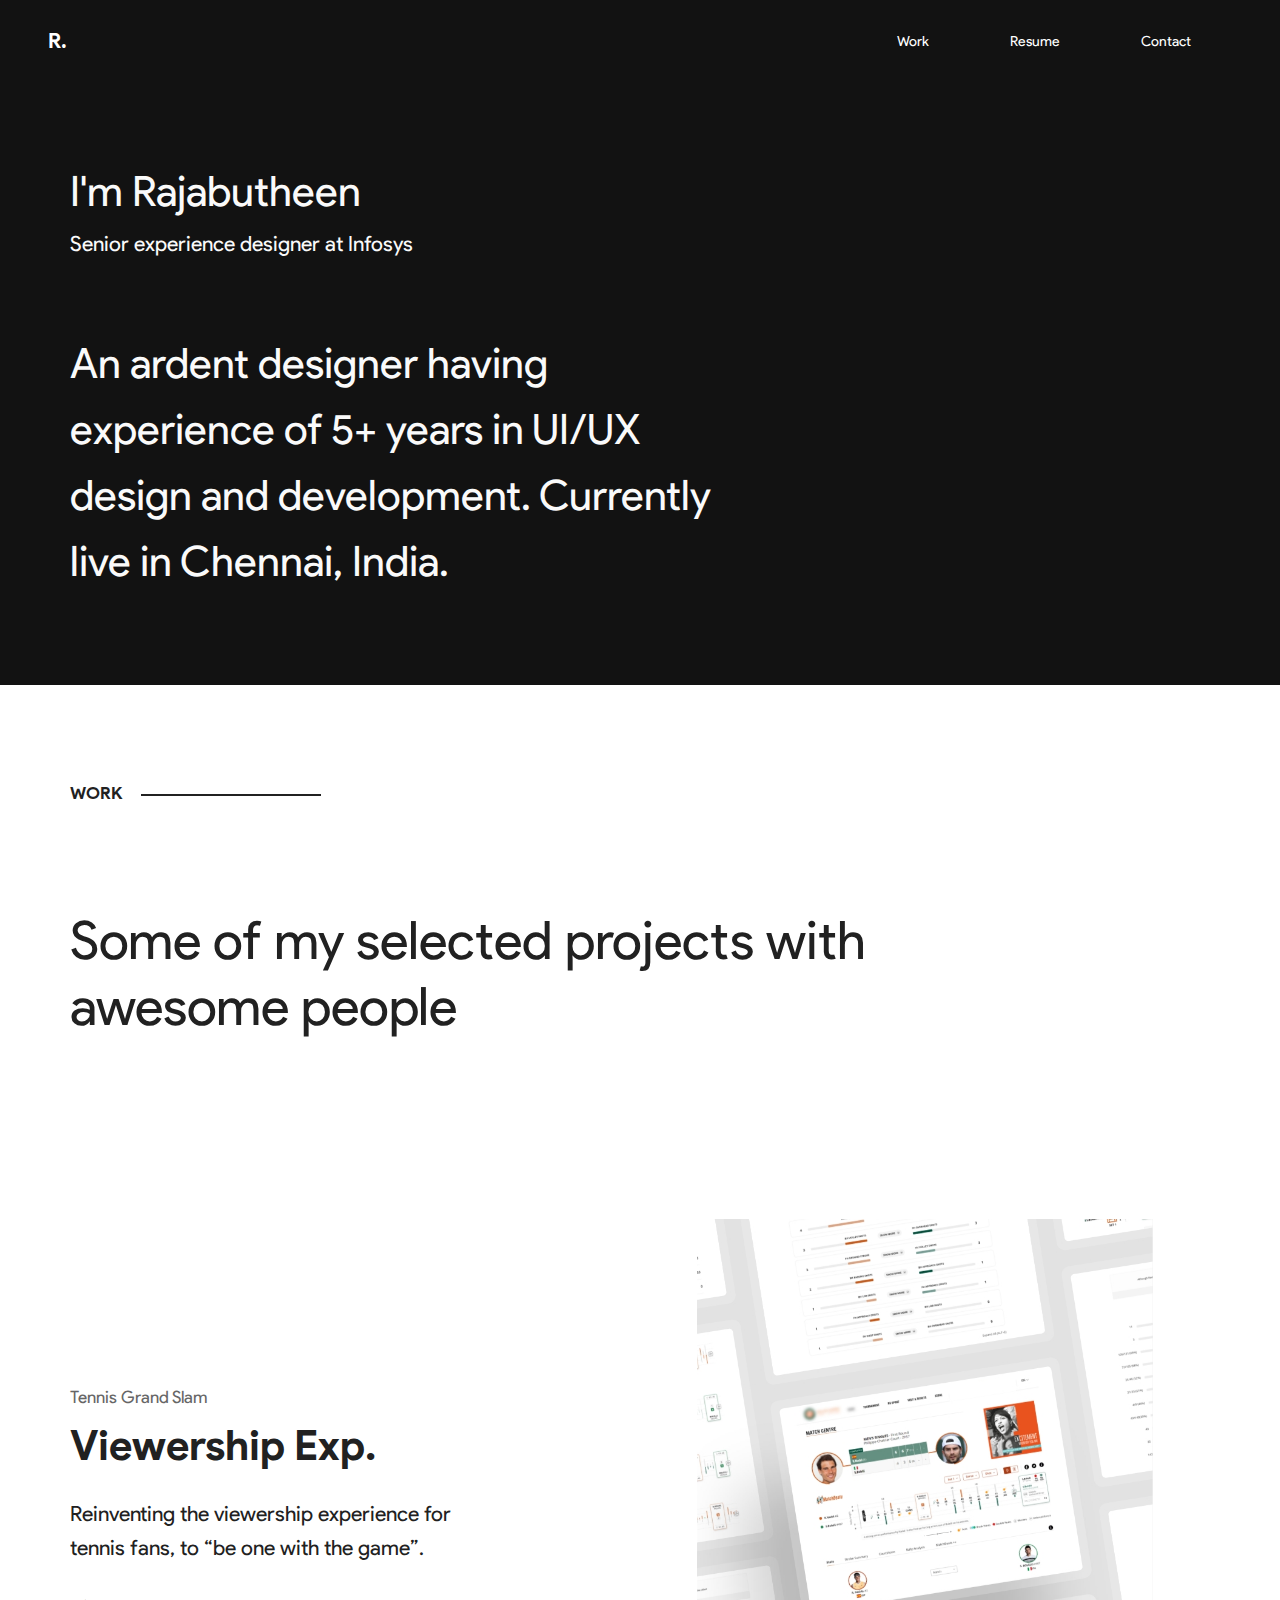
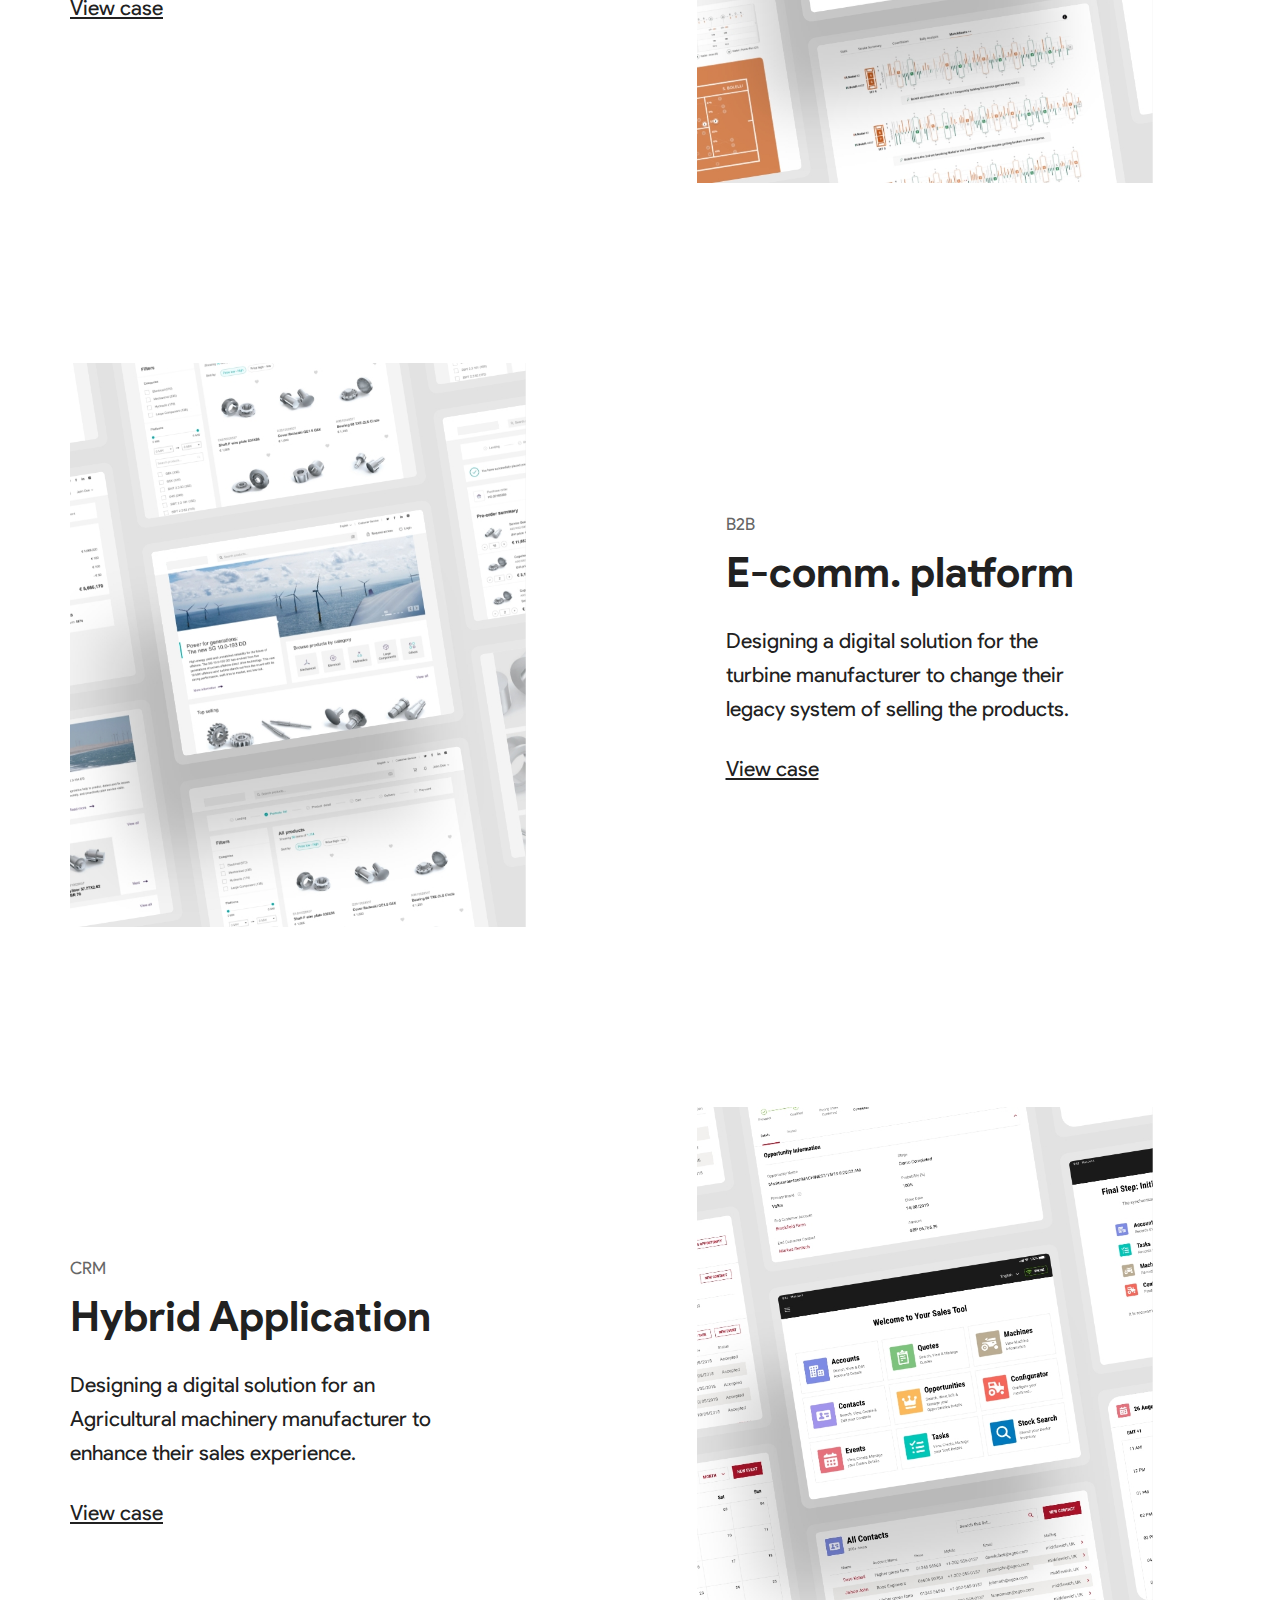
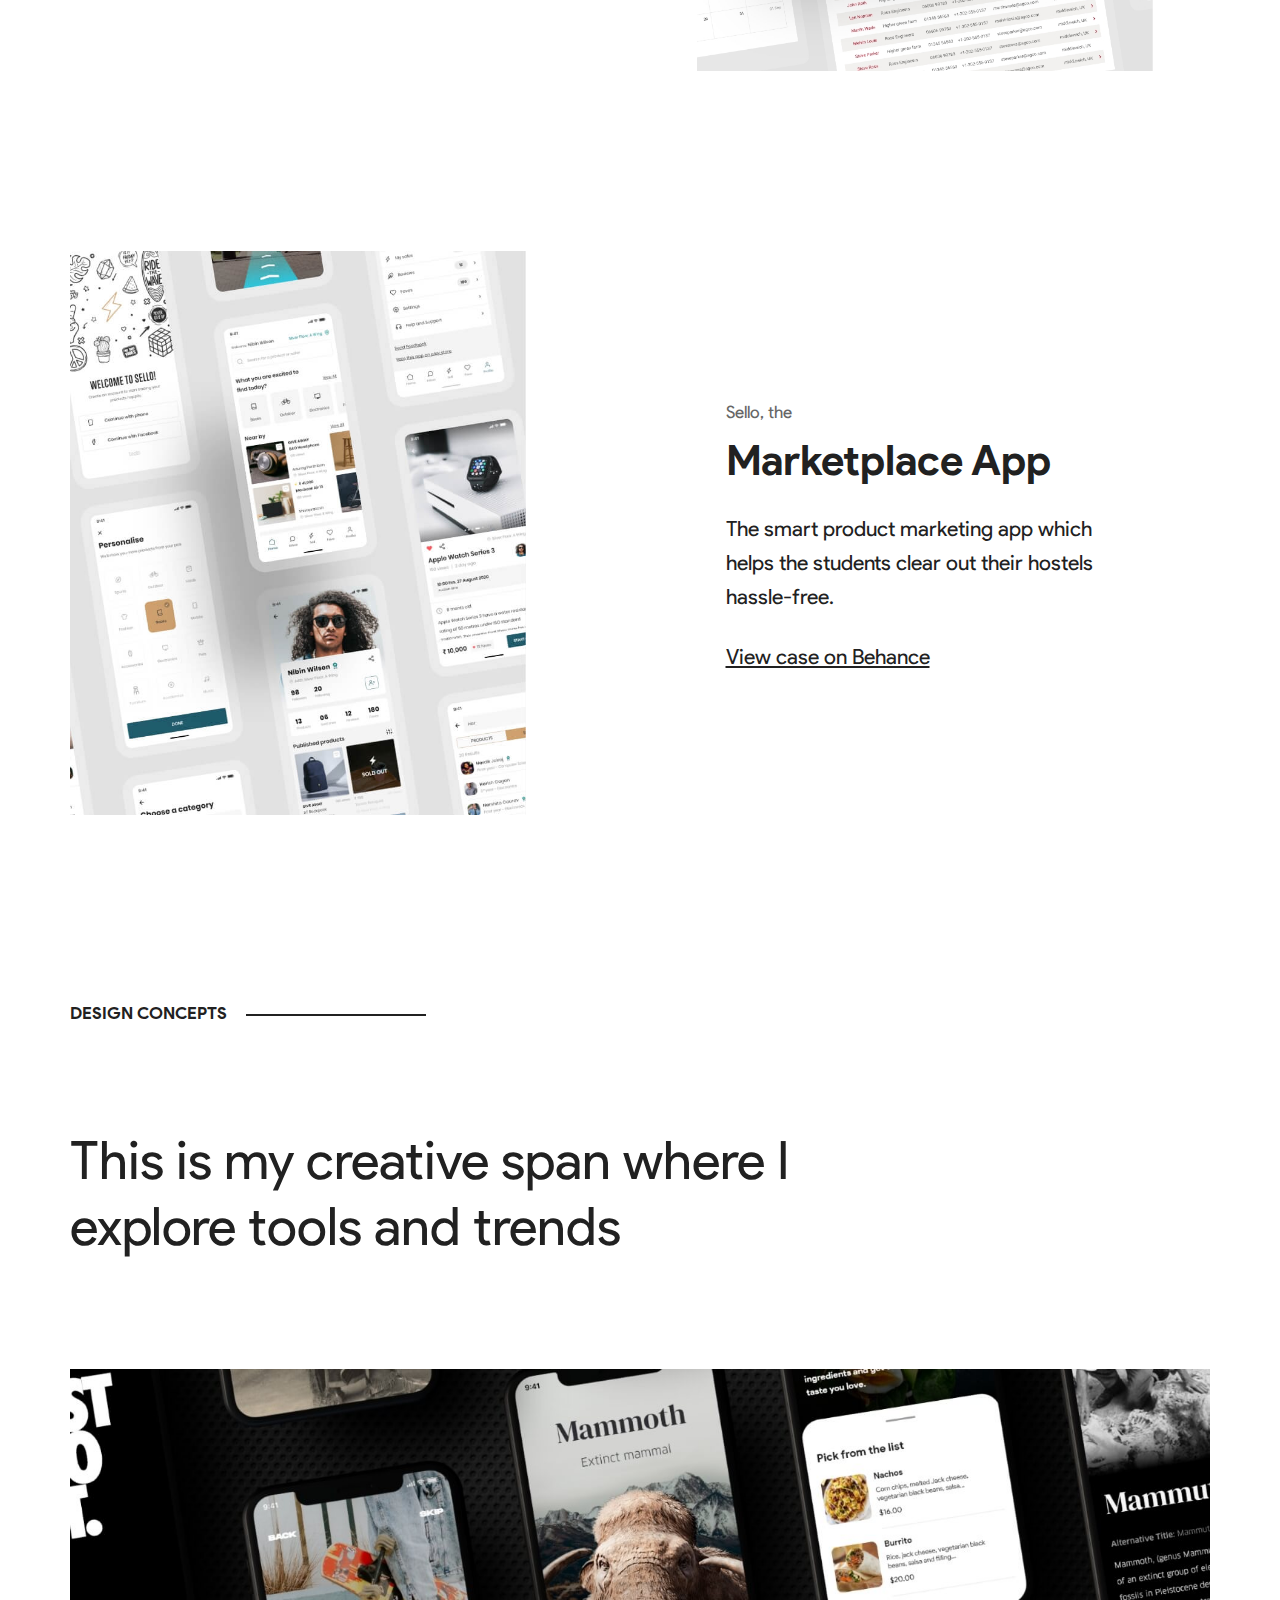
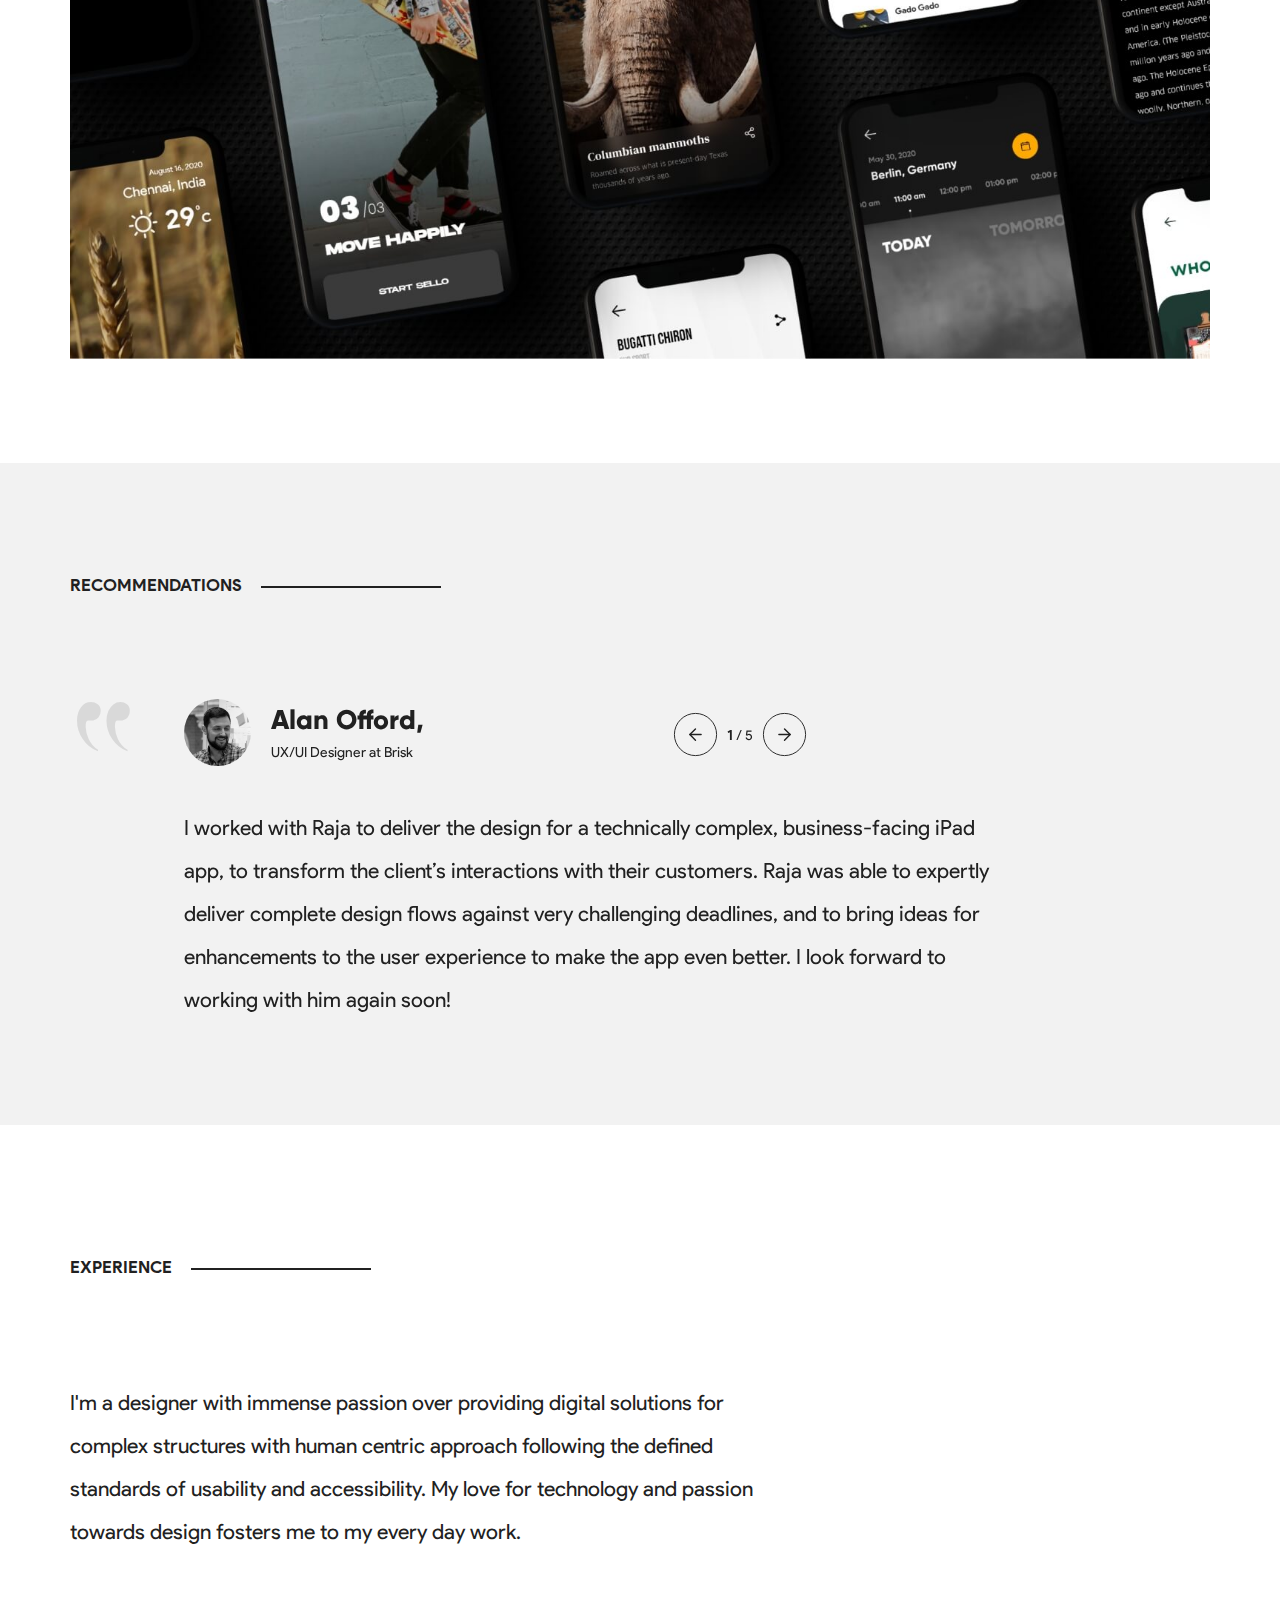
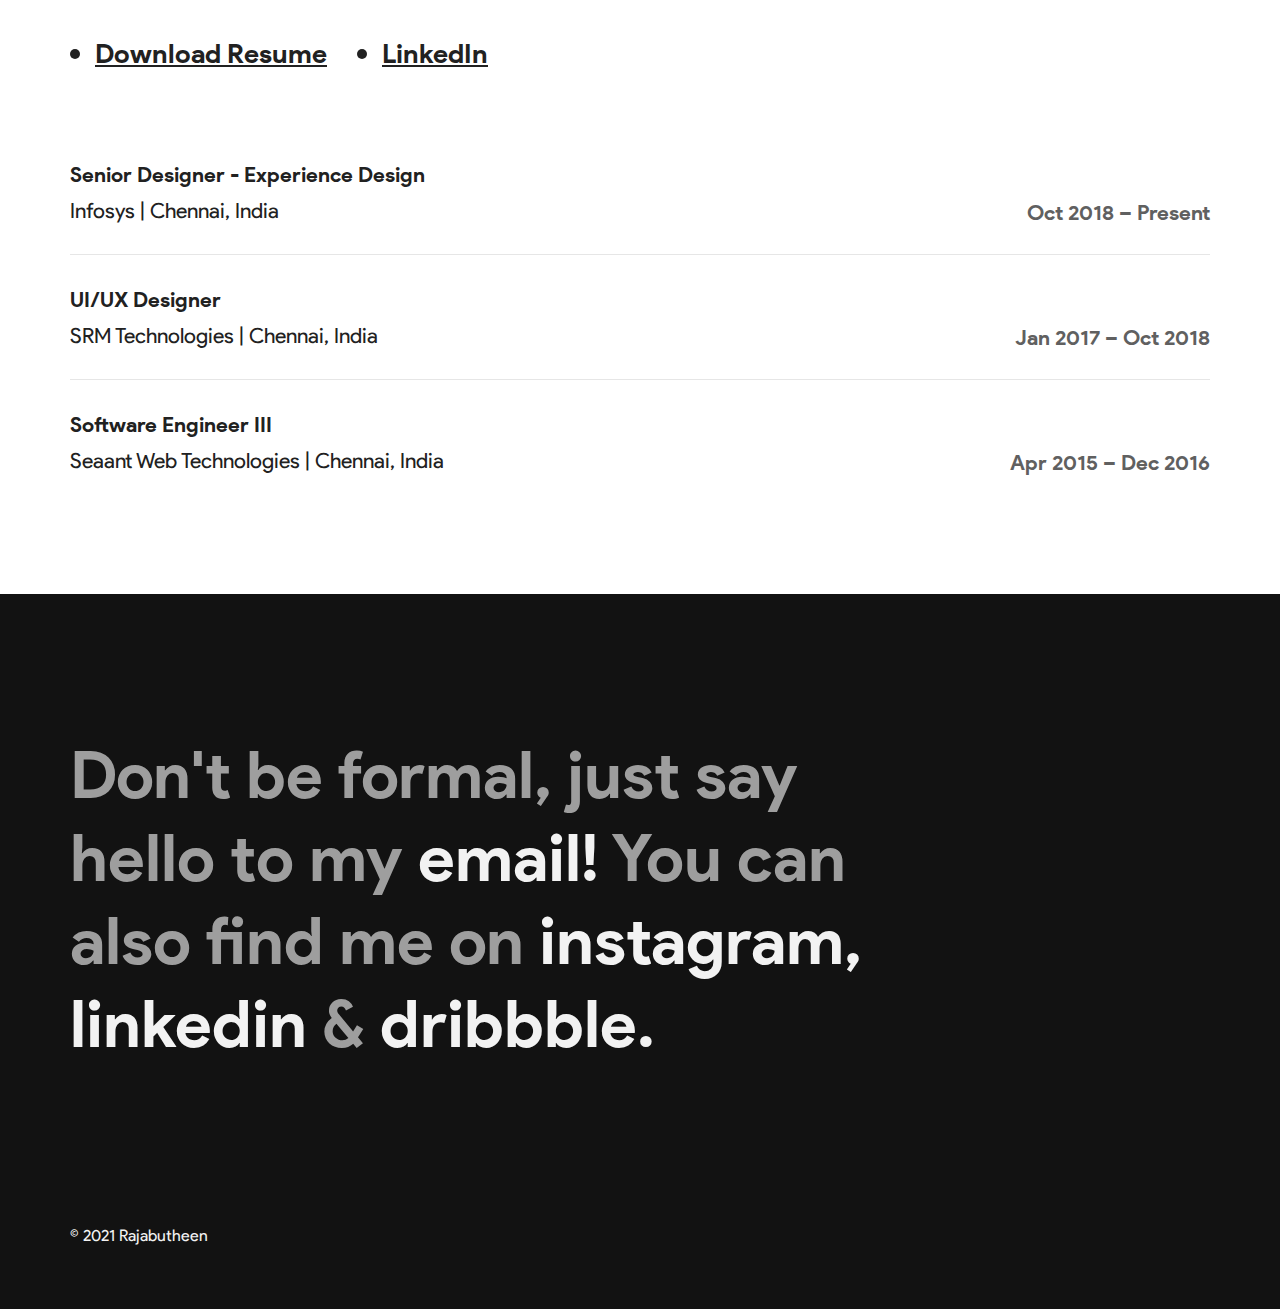
<file: index.html>
<!DOCTYPE html> 
<html lang="en">
    <head>
        <meta charset="utf-8">
        <meta http-equiv="X-UA-Compatible" content="IE=edge">
        <meta name="viewport" content="width=device-width, initial-scale=1">
        <title>Rajabutheen - Portfolio</title>
        <link rel="icon" href="images/favicon.ico" type="image/ico" sizes="16x16">
        <link href="css/bootstrap.css" rel="stylesheet">
        <link rel="stylesheet" href="css/swiper-bundle.min.css">
        <link rel="stylesheet" href="css/aos.css" />
        <link href="css/style.css" rel="stylesheet">
        <!-- <link rel="stylesheet" href="font-awesome-4.5.0/css/font-awesome.min.css"> -->
        <!--[if lt IE 9]>
        <script src="https://oss.maxcdn.com/html5shiv/3.7.2/html5shiv.min.js"></script>
        <script src="https://oss.maxcdn.com/respond/1.4.2/respond.min.js"></script>
        <![endif]-->
    </head>
    <body>
        <article>
			<div class="overlay"></div>
            <header class="menu_section menu_dark padd_lft_rgt">
                <div class="container-fluid">
                    <div class="row">
                        <div class="col-md-6 col-sm-6 col-xs-6">
                            <div class="logo_sec">
                                <h1><a href="#" alt="">R.</a></h1>
                            </div>
                        </div>
                        <div class="col-md-6 col-sm-6 col-xs-6">
                            <div class="menu_wrap">
                                <ul>
                                    <li>
                                        <a href="#worksection" alt="">Work</a>
                                    </li>
                                    <li>
                                        <!-- <a href="" alt="">Playground</a>  -->
										<a href="asset/Rajab_Resume.pdf" target="_blank">Resume</a>
                                    </li>
                                    <li>
                                        <a href="#footer" alt="">Contact</a>
                                    </li>
									
                                </ul>
                            </div>
                            <div class="resp_menu">
								<div class="menu_open_img">
									<a href="javascript:;" title="">
										<img src="images/hamburger.svg" alt="" title="">
									</a>	
								</div>
                            </div>
                        </div>
                    </div>
                </div>
            </header>
            <section class="into_section padd_lft_rgt">
                <div class="container">
                    <div class="row">
                        <div class="col-md-12">
                            <div class="intro_innerwrap">
                                <div class="name_wrap" >
                                    <h1>I'm Rajabutheen</h1>
                                    <h3>Senior experience designer at Infosys</h3>
                                </div>
                                <div class="desc_wrap">
                                    <h2>An ardent designer having<br class="nonecls"/> experience of 5+ years in UI/UX<br class="nonecls"/> design and development. Currently<br class="nonecls"/> live in Chennai, India.</h2>
                                </div>
                            </div>
                        </div>
                    </div>
                </div>
            </section>
            <section class="projects_section padd_lft_rgt" id="worksection">
                <div class="container">
                    <div class="row">
                        <div class="col-md-12">
                            <div class="projects_wrap">
                                <div class="head_wrap">
                                    <p>WORK <span class="head_wrap_line"></span></p>
                                </div>
                                <div class="projects_sampline">
                                    <h1>Some of my selected projects with<br class="nonecls"/> awesome people</h1>
                                </div>
                                <div class="project_list">
                                    <div class="project_item odd_proj_item">
                                        <div class="project_item_desc">
                                            <div class="project_item_desc_odd">
                                                <!-- <p class="project_number">01</p> -->
                                                <h1 class="project_type">
                                                    <a href="tennis_viewership_experience.html" class="" >Tennis Grand Slam </a>
                                                </h1>
                                                <h2 class="project_platform">Viewership Exp.</h2>
                                                <p class="project_about">Reinventing the viewership experience for<br class="nonecls"/> tennis fans, to “be one with the game”.</p>
                                                <div class="read_cta_sec">
                                                    <a href="tennis_viewership_experience.html" class="readmore_cta" >View case<!--img src="images/right-arrow.svg" alt=""/--></a> 
                                                </div>
                                            </div>
                                        </div>
                                        <div class="project_img_sec">
                                            <a href="tennis_viewership_experience.html" class="" >
                                            <img src="images/tennis_grand.jpg" alt=""/>
                                            </a>
                                        </div>
                                    </div>
                                    <div class="project_item even_proj_item">
                                        <div class="project_img_sec project_even">
                                            <a href="b2b_ecommerce.html" class="" >
                                            <img src="images/ecomm_platform.jpg" alt=""/>
                                            </a>
                                        </div>
                                        <div class="project_item_desc">
                                            <div class="project_item_desc_even">
                                                <!-- <p class="project_number">01</p> -->
                                                <h1 class="project_type">
                                                    <a href="b2b_ecommerce.html" class="" >B2B</a>
                                                </h1>
                                                <h2 class="project_platform">E-comm. platform</h2>
                                                <p class="project_about">Designing a digital solution for the<br class="nonecls"/> turbine manufacturer to change their<br class="nonecls"/> legacy system of selling the products.</p>
                                                <div class="read_cta_sec">
                                                    <a href="b2b_ecommerce.html" class="readmore_cta" >View case<!--img src="images/right-arrow.svg" alt=""/--></a> 
                                                </div>
                                            </div>
                                        </div>
                                    </div>
                                    <div class="project_item odd_proj_item" >
                                        <div class="project_item_desc">
                                            <div class="project_item_desc_odd">
                                                <!-- <p class="project_number">01</p> -->
                                                <h1 class="project_type">
                                                    <a href="crm_application.html" class="" >CRM</a>
                                                </h1>
                                                <h2 class="project_platform">Hybrid Application</h2>
                                                <p class="project_about">Designing a digital solution for an<br class="nonecls"/> Agricultural machinery manufacturer to<br class="nonecls"/> enhance their sales experience.</p>
                                                <div class="read_cta_sec">
                                                    <a href="crm_application.html" class="readmore_cta" >View case<!--img src="images/right-arrow.svg" alt=""/--></a> 
                                                </div>
                                            </div>
                                        </div>
                                        <div class="project_img_sec">
                                            <a href="crm_application.html" class="" >
                                                 <img src="images/crm_app.jpg" alt=""/>
                                            </a>	
                                        </div>
                                    </div>
                                    <div class="project_item even_proj_item" >
                                        <div class="project_img_sec project_even">
                                            <img src="images/sello_behance.jpg" alt=""/>
                                        </div>
                                        <div class="project_item_desc">
                                            <div class="project_item_desc_even">
                                                <!-- <p class="project_number">01</p> -->
                                                <h1 class="project_type">Sello, the</h1>
                                                <h2 class="project_platform">Marketplace App</h2>
                                                <p class="project_about">The smart product marketing app which<br class="nonecls"/> helps the students clear out their hostels<br class="nonecls"/> hassle-free.</p>
                                                <div class="read_cta_sec">
                                                    <a href="https://www.behance.net/gallery/107825809/Sello-UX-Case-study" class="readmore_cta" target="_blank">View case on Behance<!--img src="images/right-arrow.svg" alt=""/--></a> 
                                                </div>
                                            </div>
                                        </div>
                                    </div>
                                </div>
                            </div>
                        </div>
                    </div>
                </div>
            </section>
            <section class="design_concept padd_lft_rgt">
                <div class="container">
                    <div class="row">
                        <div class="col-md-12">
                            <div class="head_wrap" >
                                <p>DESIGN CONCEPTS <span class="head_wrap_line"></span></p>
                            </div>
                            <div class="projects_sampline">
                                <h1>This is my creative span where I<br class="nonecls"/> explore tools and trends</h1>
                            </div>
                            <div class="design_wrkarea">
                                <div class="row">
                                    <div class="col-md-12 col-sm-12 col-xs-12">
                                        <div class="design_work_left" >
                                            <a href="https://www.instagram.com/ui_garage/" target="_blank">
												<img src="images/experiment.jpg" alt="" />
                                            </a>
                                        </div>
                                    </div>
                                </div>
                            </div>
                        </div>
                    </div>
                </div>
            </section>
            <section class="recomments_section padd_lft_rgt">
                <div class="container">
                    <div class="row">
                        <div class="col-md-12">
                            <div class="head_wrap" >
                                <p>RECOMMENDATIONS <span class="head_wrap_line"></span></p>
                            </div>
                            <div class="swipe_wrap_sec">
								
                                <!-- Swiper -->
                                <div class="swiper-container">
									<div class="recom_top_navs">
										<!-- Add Pagination -->
										<div class="swiper-pagination"></div>
										<!-- Add Arrows -->
										<div class="swiper-button-next"></div>
										<div class="swiper-button-prev"></div>
									</div>
                                    <div class="swiper-wrapper">
                                        <div class="swiper-slide" >
                                            <div class="recom_name_wrap">
                                                <div class="recom_top_sec">
                                                    <div class="recom_name_img">	
                                                        <img src="images/alan.png" alt=""/>
                                                    </div>
                                                    <div class="recom_name_detail">
                                                        <h1>Alan Offord,</h1>
                                                        <p>UX/UI Designer at Brisk</p>
                                                    </div>
                                                </div>
                                                
                                            </div>
                                            <div class="recom_wrk_desc">
                                                <p>I worked with Raja to deliver the design for a technically complex, business-facing iPad app, to transform the client’s interactions with their customers. Raja was able to expertly deliver complete design flows against very challenging deadlines, and to bring ideas for enhancements to the user experience to make the app even better. I look forward to working with him again soon!</p>
                                            </div> 
                                        </div>
                                        <div class="swiper-slide" >
                                            <div class="recom_name_wrap">
                                                <div class="recom_top_sec">
                                                    <div class="recom_name_img">	
                                                        <img src="images/sebastion.png" alt=""/>
                                                    </div>
                                                    <div class="recom_name_detail">
                                                        <h1>Sebastiaan Peters,</h1>
                                                        <p>Programme Director at AnalogFolk</p>
                                                    </div>
                                                </div>
                                                
                                            </div>
                                            <div class="recom_wrk_desc">
                                                <p>I really enjoyed working with Raja. His design skills and ability to take on tasks even when working with a remote team was a joy and made my life so much easier! Would love to work together again in the future.</p>
                                            </div>
                                        </div>
                                        <div class="swiper-slide">
                                            <div class="recom_name_wrap">
                                                <div class="recom_top_sec">
                                                    <div class="recom_name_img">	
                                                        <img src="images/aravind.png" alt=""/>
                                                    </div>
                                                    <div class="recom_name_detail">
                                                        <h1>Aravind Mohan,</h1>
                                                        <p>Senior User Experience Architect at Infosys</p>
                                                    </div>
                                                </div>
                                                
                                            </div>
                                            <div class="recom_wrk_desc">
                                                <p>It’s wonderful working with Raja, he is an awesome designer who is very enthusiastic at work and has always been very keen to learn new things. His logical thinking process and the level of detail in his design are simply one of a kind. He leaves no stones unturned in understanding the requirements and creating just the right experience. I would recommend this energetic designer to any company looking for the best talent.</p>
                                            </div>
                                        </div>
                                        <div class="swiper-slide" >
                                            <div class="recom_name_wrap">
                                                <div class="recom_top_sec">
                                                    <div class="recom_name_img">	
                                                        <img src="images/siva.png" alt=""/>
                                                    </div>
                                                    <div class="recom_name_detail">
                                                        <h1>Siva GK,</h1>
                                                        <p>UX Architect at Infosys</p>
                                                    </div>
                                                </div>
                                                
                                            </div>
                                            <div class="recom_wrk_desc">
                                                <p>Raja is one of the best among all the people I have ever worked with. As I remember, Raja was a very productive person, is a hard working, broad-minded and forward-thinking individual. Intelligent, ambitious, energetic and proactive perfectionist. The desire for proficiency and education makes Raja a valuable asset to the team. Working with Raja is a signature of success.</p>
                                            </div>
                                        </div>
                                        <div class="swiper-slide">
                                            <div class="recom_name_wrap">
                                                <div class="recom_top_sec">
                                                    <div class="recom_name_img">    
                                                        <img src="images/danesh.png" alt=""/>
                                                    </div>
                                                    <div class="recom_name_detail">
                                                        <h1>Danesh K V,</h1>
                                                        <p>Experience Manager at verizon</p>
                                                    </div>
                                                </div>
                                                
                                            </div>
                                            <div class="recom_wrk_desc">
                                                <p>It's very tough to get a designer like Raja, having a deep understanding about design and technical stack. Raja is a very cool person, with the right attitude in taking up challenging work and very collaborative with a cross functional team. Good in understanding the business goal and design solutions. All the best Raja.</p>
                                            </div>
                                        </div>
                                    </div>
									
                                </div>
                            </div>
                        </div>
                    </div>
                </div>
            </section>
            <section class="experience_sec padd_lft_rgt">
                <div class="container">
                    <div class="row">
                        <div class="col-md-12">
                            <div class="head_wrap" >
                                <p>EXPERIENCE <span class="head_wrap_line"></span></p>
                            </div>
                            <div class="exp_desc">
                                <p>I'm a designer with immense passion over providing digital solutions for complex structures with human centric approach following the defined standards of usability and accessibility. My love for technology and passion towards design fosters me to my every day work.</p>
                            </div>
                            <div class="exp_resume" >
                                <ul class="resume_lkndin" >
                                    <li>
                                        <a href="asset/Rajab_Resume.pdf" target="_blank">Download Resume</a>
                                    </li>
                                    <li>
                                        <a href="https://www.linkedin.com/in/rajabutheen/" target="_blank">LinkedIn</a>
                                    </li>
                                </ul>
                            </div>
                            <div class="expcomp_profile">
                                <div class="design_name" >
                                    <h1>Senior Designer - Experience Design</h1>
                                </div>
                                <div class="comp_loc_exp" >
                                    <ul>
                                        <li>Infosys <span class="sepline">|</span> Chennai, India</li>
                                        <li class="dateofexp">Oct 2018 – Present</li>
                                    </ul>
                                </div>
                            </div>
                            <div class="expcomp_profile" >
                                <div class="design_name" >
                                    <h1>UI/UX Designer</h1>
                                </div>
                                <div class="comp_loc_exp" >
                                    <ul>
                                        <li>SRM Technologies <span class="sepline">|</span> Chennai, India</li>
                                        <li class="dateofexp">Jan 2017 – Oct 2018</li>
                                    </ul>
                                </div>
                            </div>
                            <div class="expcomp_profile last_line" >
                                <div class="design_name" >
                                    <h1>Software Engineer III</h1>
                                </div>
                                <div class="comp_loc_exp" >
                                    <ul>
                                        <li>Seaant Web Technologies <span class="sepline">|</span> Chennai, India</li>
                                        <li class="dateofexp">Apr 2015 – Dec 2016</li>
                                    </ul>
                                </div>
                            </div>
                        </div>
                    </div>
                </div>
            </section>
            <footer class="spacincls padd_lft_rgt" id="footer">
                <div class="container">
                    <div class="row">
                        <div class="col-md-12">
                            <div class="foot_innerwrap">
                                <h1>Don't be formal, just say<br class="nonecls"/> 
                                    hello to my <a href="mailto:rajabutheen.hs@gmail.com" target="_blank" class="socl_link">email!</a> You can<br class="nonecls"/>
                                    also find me on <a href="https://www.instagram.com/ui_garage/" target="_blank" class="socl_link">instagram,</a><br class="nonecls"/>
                                    <a href="https://www.linkedin.com/in/rajabutheen/" target="_blank" class="socl_link">linkedin﻿</a> & <a href="https://dribbble.com/Rajabutheen" target="_blank" class="socl_link">dribbble.</a>
                                </h1>
                            </div>
                            <div class="copyryt">
                                <p>&copy; 2021 Rajabutheen</p>
                            </div>
                        </div>
                    </div>
                </div>
            </footer>
			<!-- menu section start-->
			<section class="menu_open_wrap">
				<div class="menu_open_img">
					<a href="javascript:;" title="">
						<img src="images/hamburger.svg" alt="" title=""/>
					</a>	
				</div>
			</section>
			<section class="menu_wrapper">
				<div class="menu_close_wrap">
					<div class="close_img">
						<a href="javascript:;" title="">
							<img src="images/mob_close.svg" alt="" title=""/>
						</a>	
					</div>
				</div>
				<div class="menu_inner">
					<div class="head_wrap">
						<p>MENU <span class="head_wrap_line"></span></p>
					</div>
					<div class="menu_inner_items">
						<div class="menu_item">
							
                            <h1>
                                <span class="menu_item_num">01</span> <a href="index.html" class="menulink closemenu">Home <span class="menu_arrow"><img src="images/arrow.svg" alt="" title=""></span></a>
                            </h1>
                            <h1>
                                <span class="menu_item_num">02</span> <a href="index.html#worksection" class="menulink closemenu">Work <span class="menu_arrow"><img src="images/arrow.svg" alt="" title=""></span></a>
                            </h1>
                            <h1>
                                <span class="menu_item_num">03</span> 
                                <!-- <a href="" class="menulink">Playground <span class="menu_arrow"><img src="images/arrow.png" alt="" title=""/></span></a> -->
                                <a href="asset/Rajab_Resume.pdf" class="menulink closemenu" target="_blank">Resume <span class="menu_arrow"><img src="images/arrow.svg" alt="" title=""></span></a>
                            </h1>
                            <h1>
                                <span class="menu_item_num">04</span> <a href="#footer" class="menulink closemenu">Contact <span class="menu_arrow"><img src="images/arrow.svg" alt="" title=""></span></a>
                            </h1>
                            
                        </div>
						<div class="social_item">
							<ul>
								<li>
									<a href="https://www.linkedin.com/in/rajabutheen/" class="socl_link" target="_blank">LinkedIn</a> 
								</li>
								<li>
									<a href="https://www.instagram.com/ui_garage/" class="socl_link" target="_blank">Instagram</a> 
								</li>
								<li>
									<a href="https://www.behance.net/rajabutheen" class="socl_link" target="_blank">Behance</a> 
								</li>
								<li>
									<a href="https://dribbble.com/Rajabutheen" class="socl_link" target="_blank">Dribbble</a> 
								</li>
								
							</ul>
						</div>
						<div class="social_item_resp">
							<ul>
								<li>
									<a href="https://www.linkedin.com/in/rajabutheen/" class="socl_link" target="_blank">
										<img src="images/linkedin.svg"alt="LinkedIn" title="" />
									</a> 
								</li>
								<li>
									<a href="https://www.instagram.com/ui_garage/" class="socl_link" target="_blank">
										<img src="images/insta.svg"alt="Instagram" title="" />
									</a> 
								</li>
								<li>
									<a href="https://www.behance.net/rajabutheen" class="socl_link" target="_blank">
										<img src="images/behance.svg"alt="Behance" title="" />
									</a> 
								</li>
								<li>
									<a href="https://dribbble.com/Rajabutheen" class="socl_link" target="_blank">
										<img src="images/dribbble.svg"alt="Dribbble" title="" />
									</a> 
								</li>
								
							</ul>
						</div>
					</div>
				</div>
				<div class="email_identy">
					<p>
						<span class="">email :</span>
						<a href="mailto:rajabutheen.hs@gmail.com">rajabutheen.hs@gmail.com</a>
					</p>
				</div>
			</section>
			<!-- menu section end-->
        </article>
        <script src="js/jquery.min.js"></script>
        <!-- Swiper JS -->
        <script src="js/swiper-bundle.min.js"></script>
        <script src="js/bootstrap.js"></script>
        <script src="js/aos.js"></script>
        <script src="js/common.js"></script>
        <!-- Initialize Swiper -->
        <script>
            var swiper = new Swiper('.swiper-container', {
            loop: true,
            spaceBetween: 30,
            pagination: {
            el: '.swiper-pagination',
            type: 'fraction',
            },
            navigation: {
            nextEl: '.swiper-button-next',
            prevEl: '.swiper-button-prev',
            },
            });
            //animation init.
            AOS.init({
                easing: 'ease-in-out-sine'
            });
        </script>
    </body>
</html>
</file>
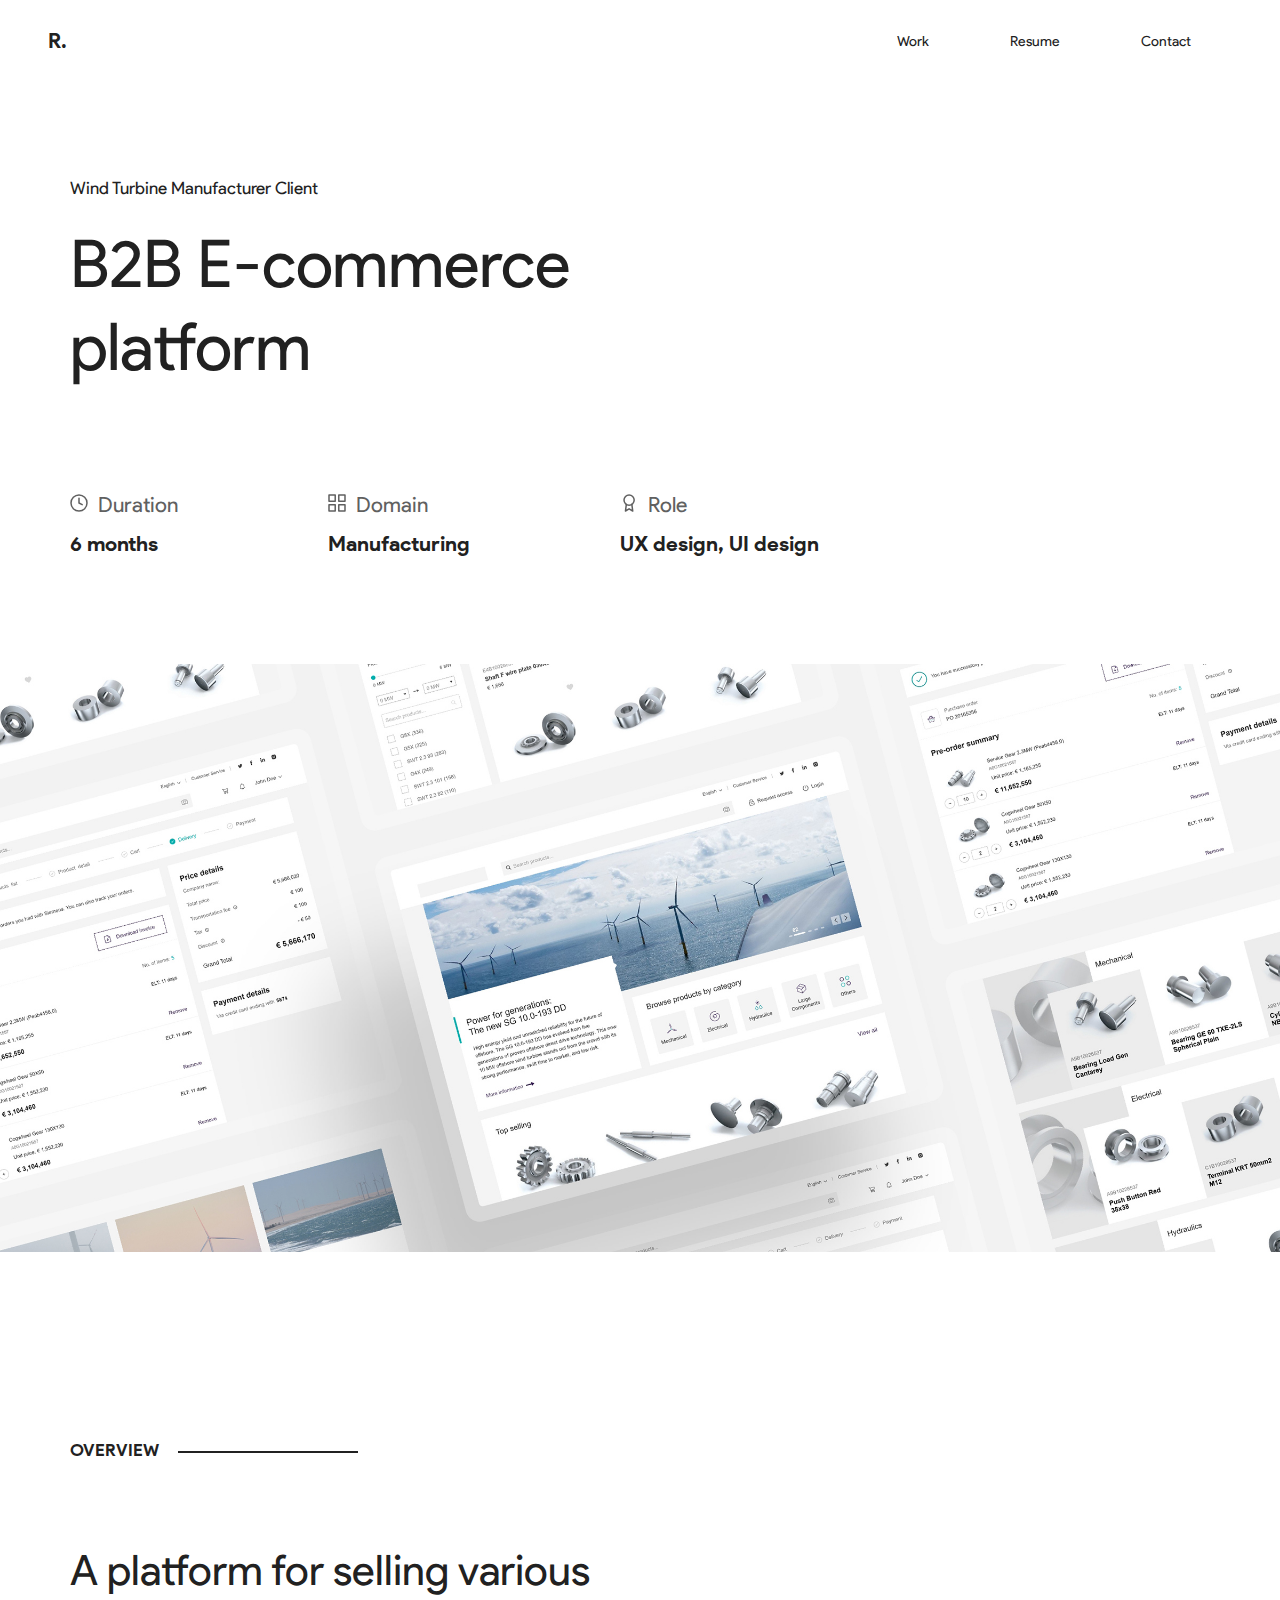
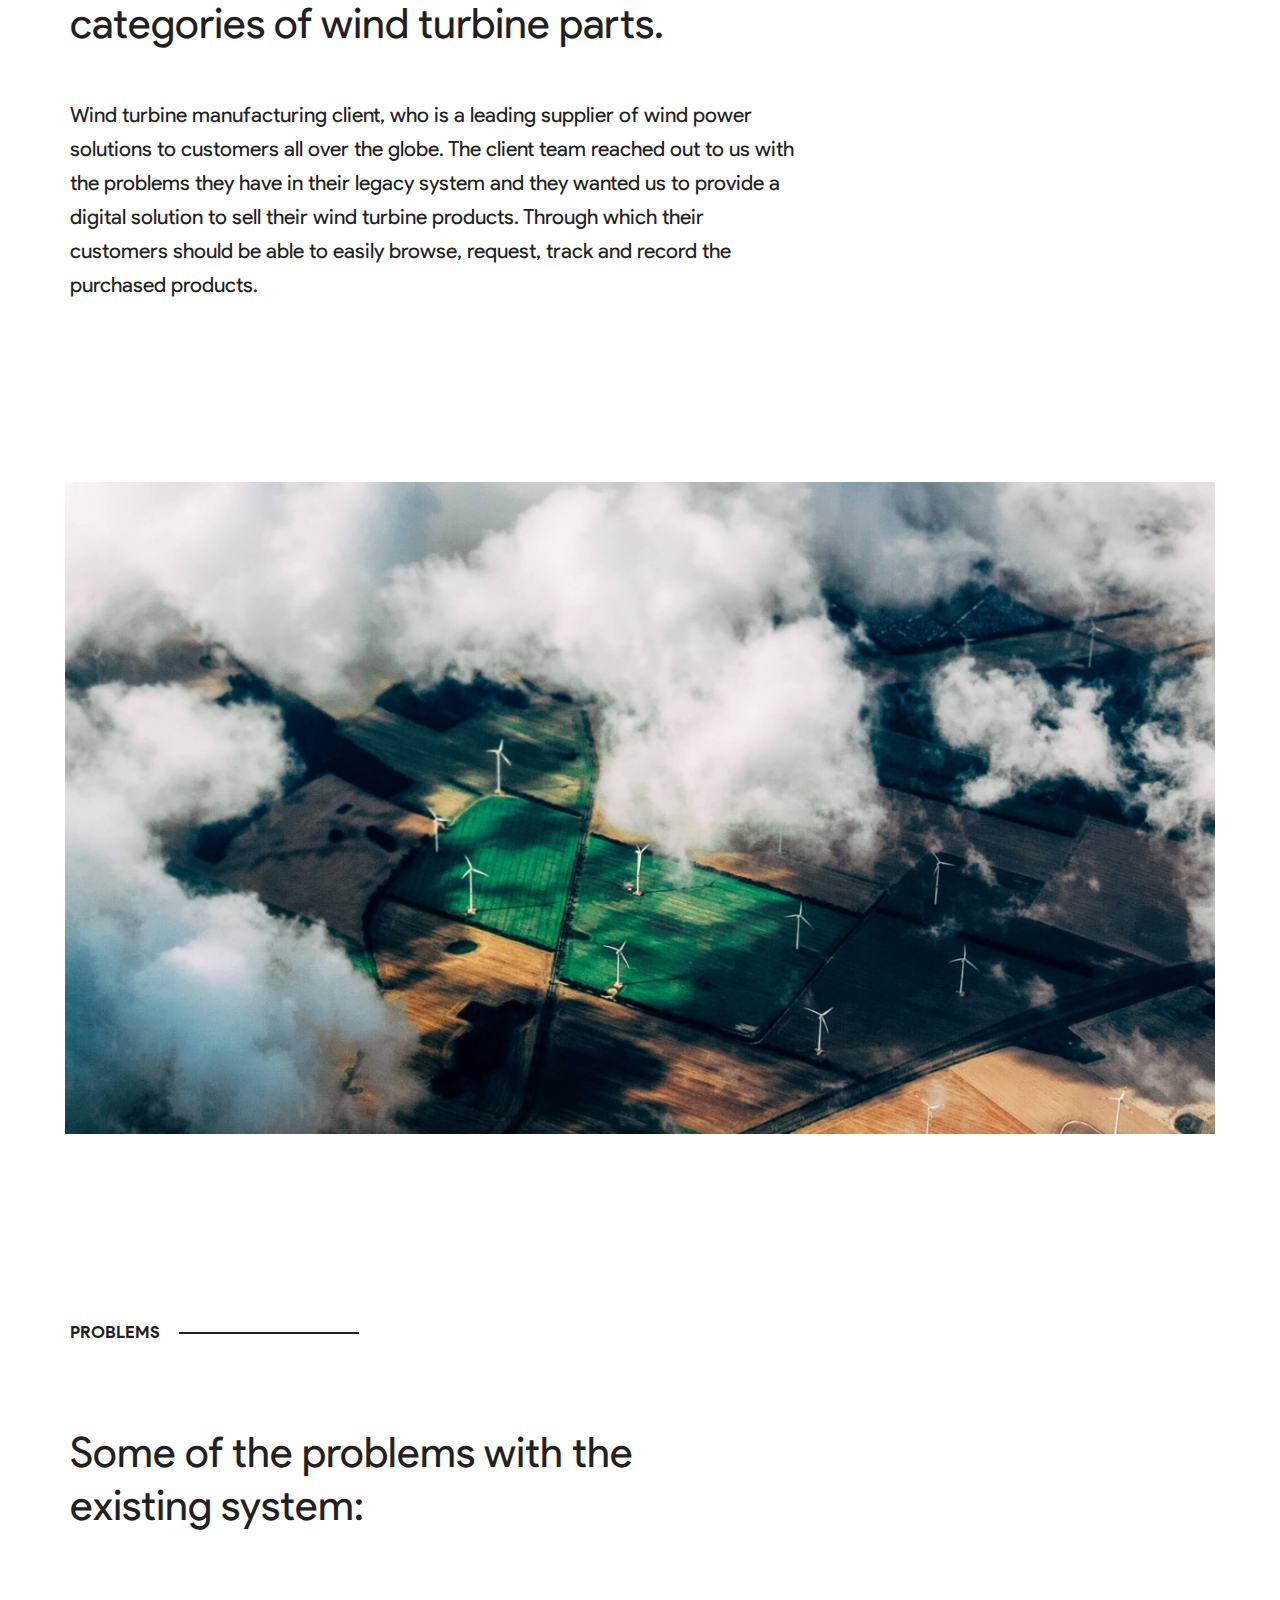
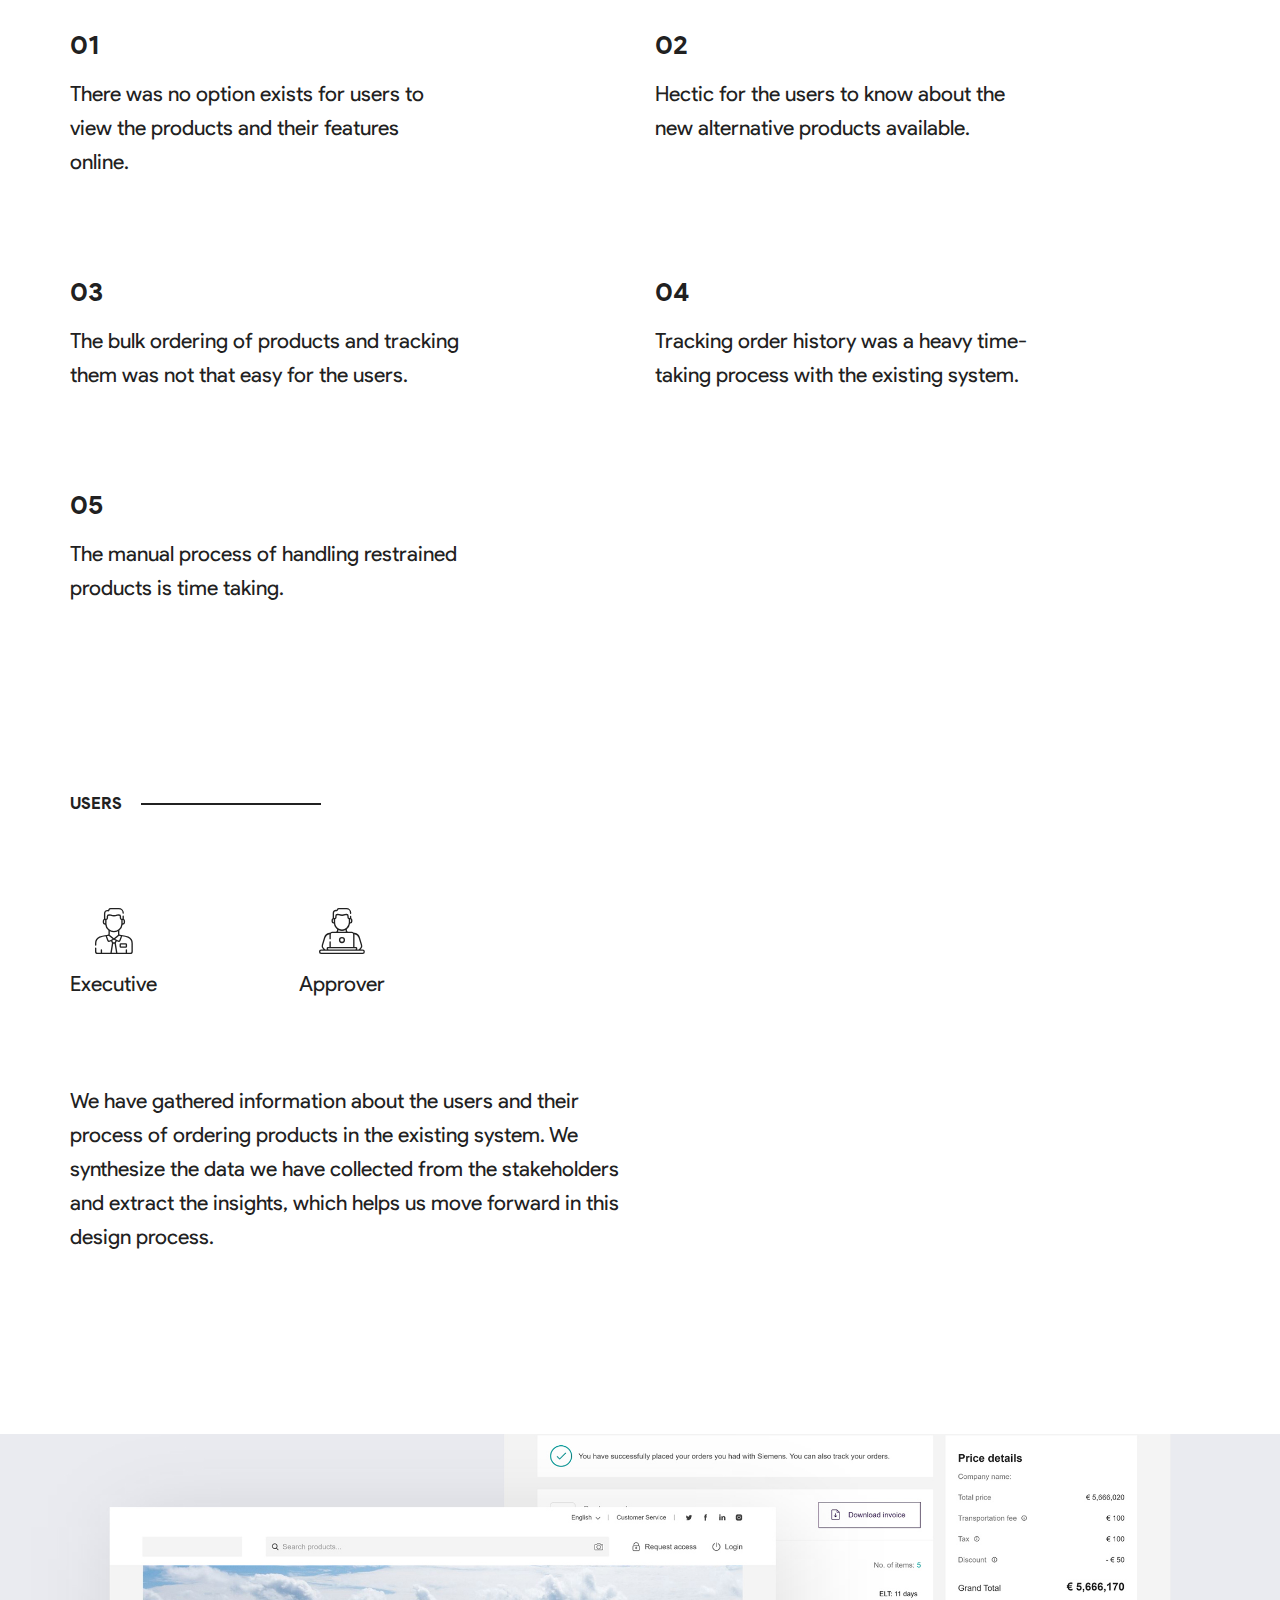
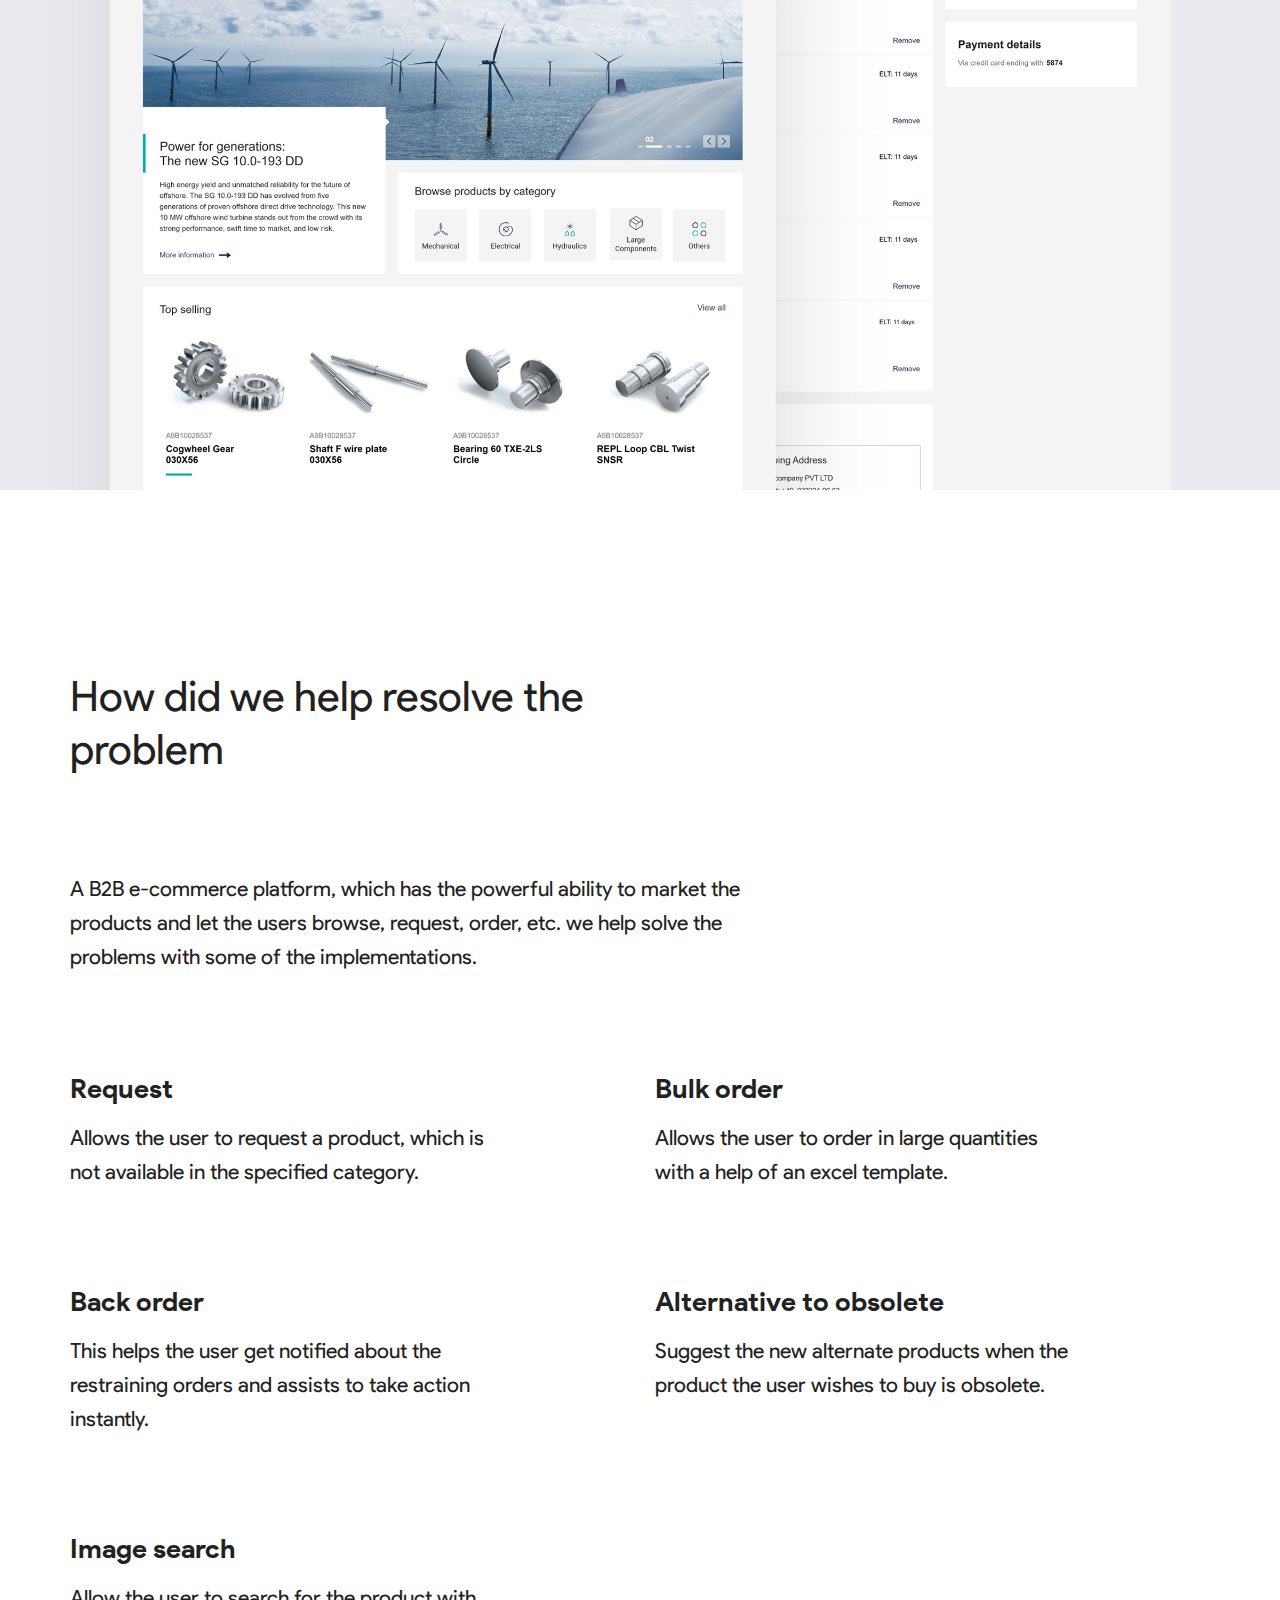
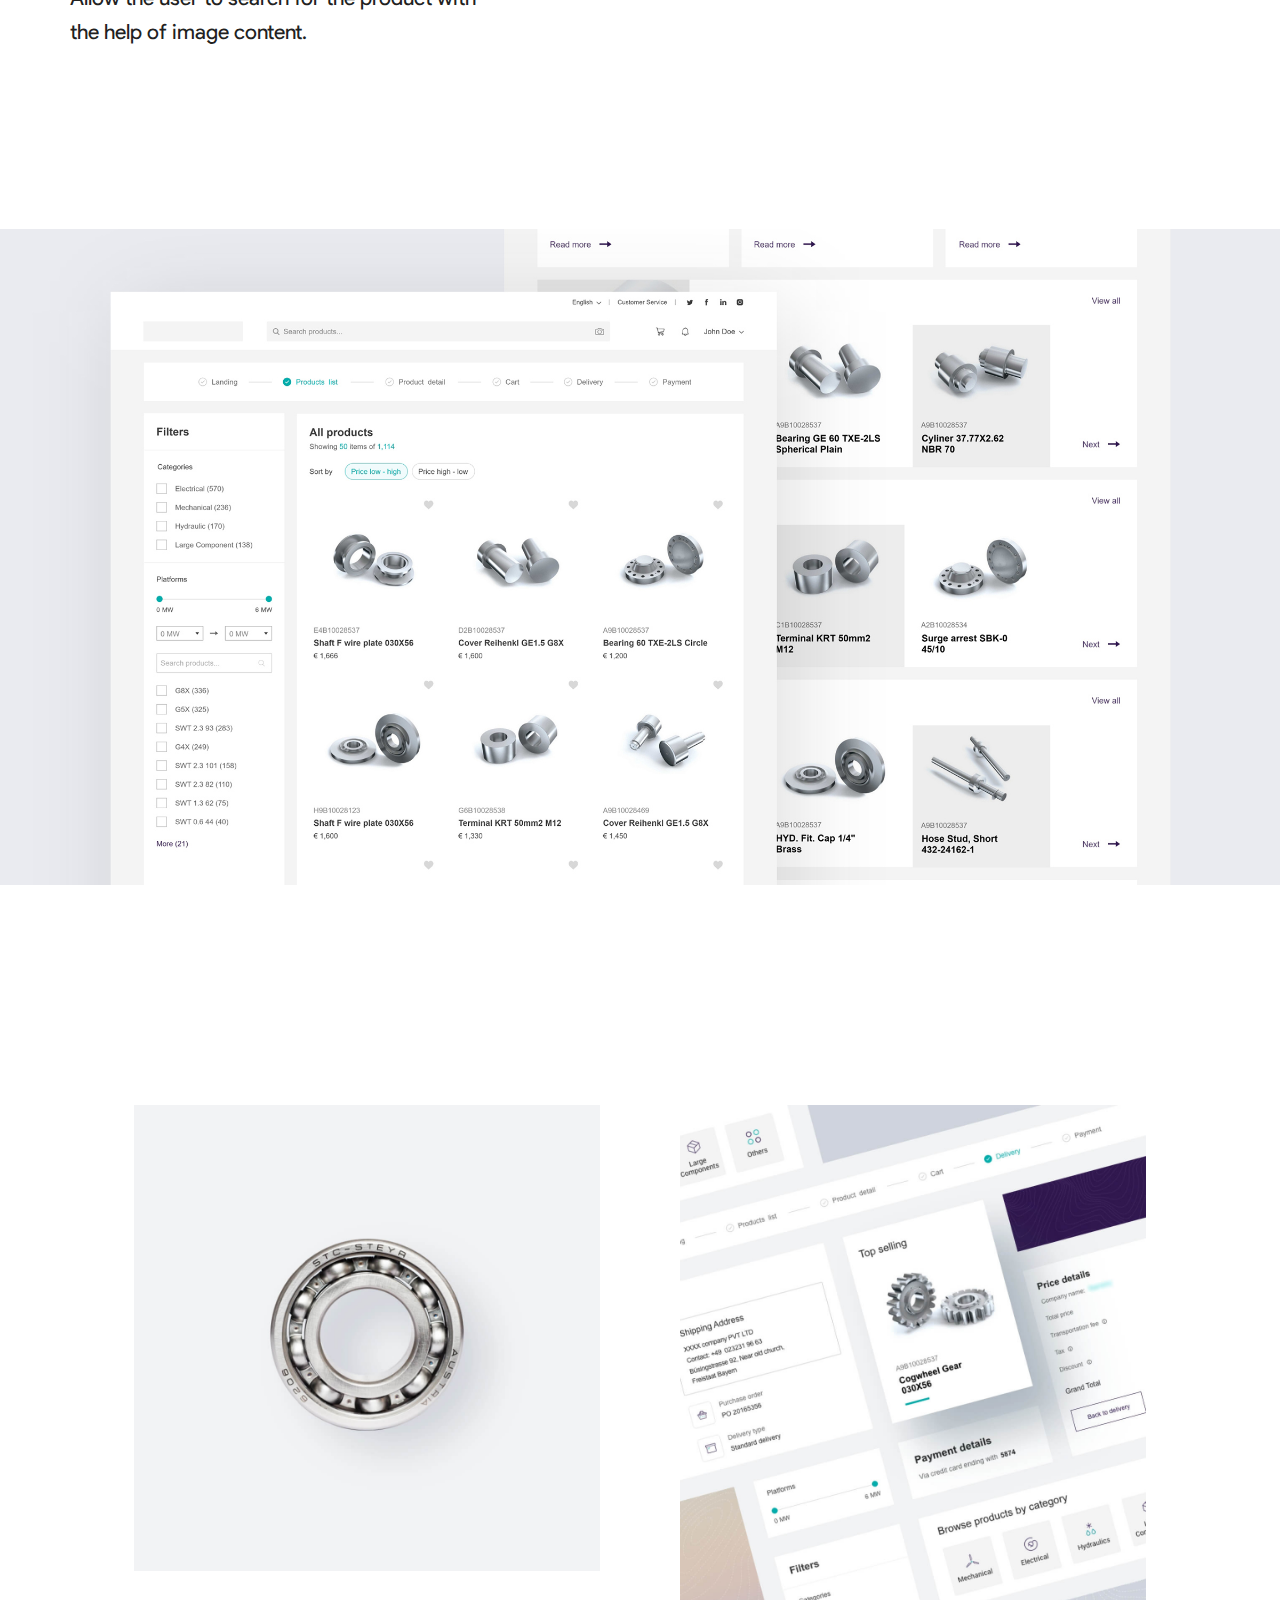
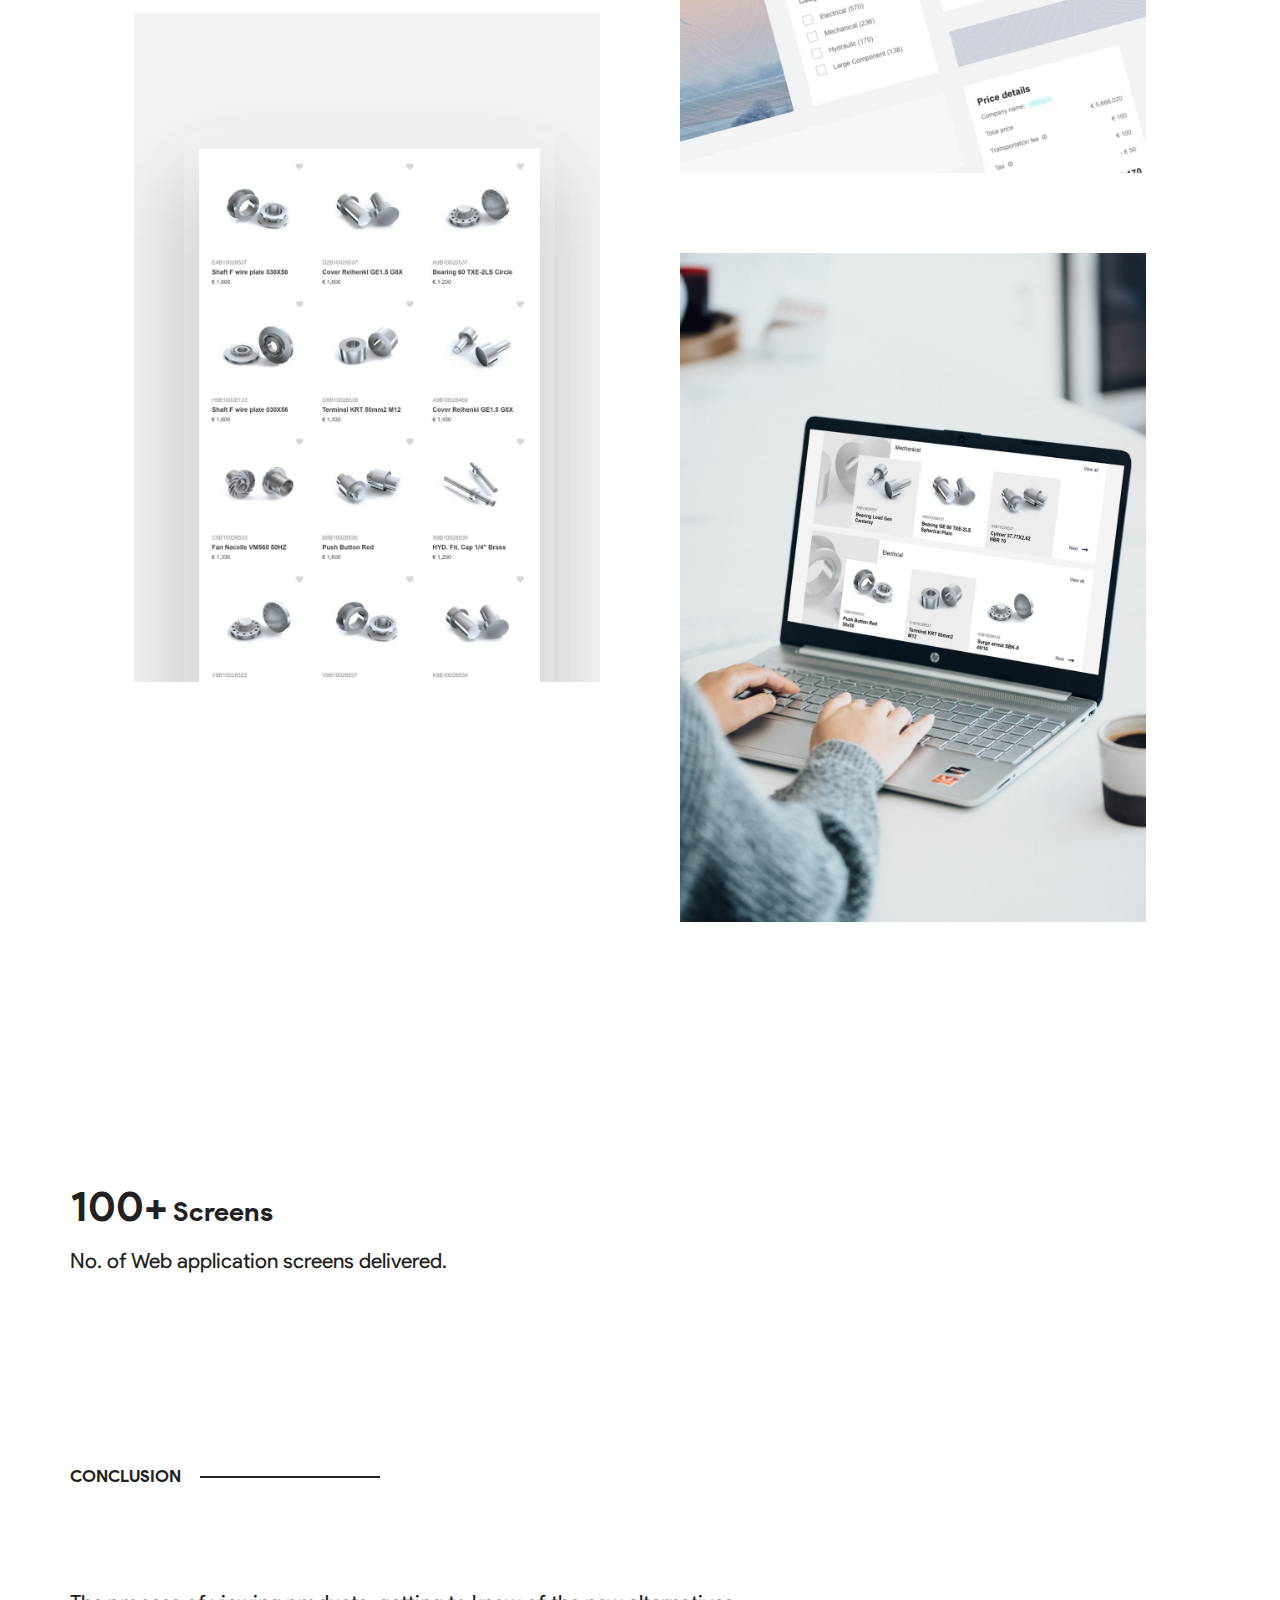
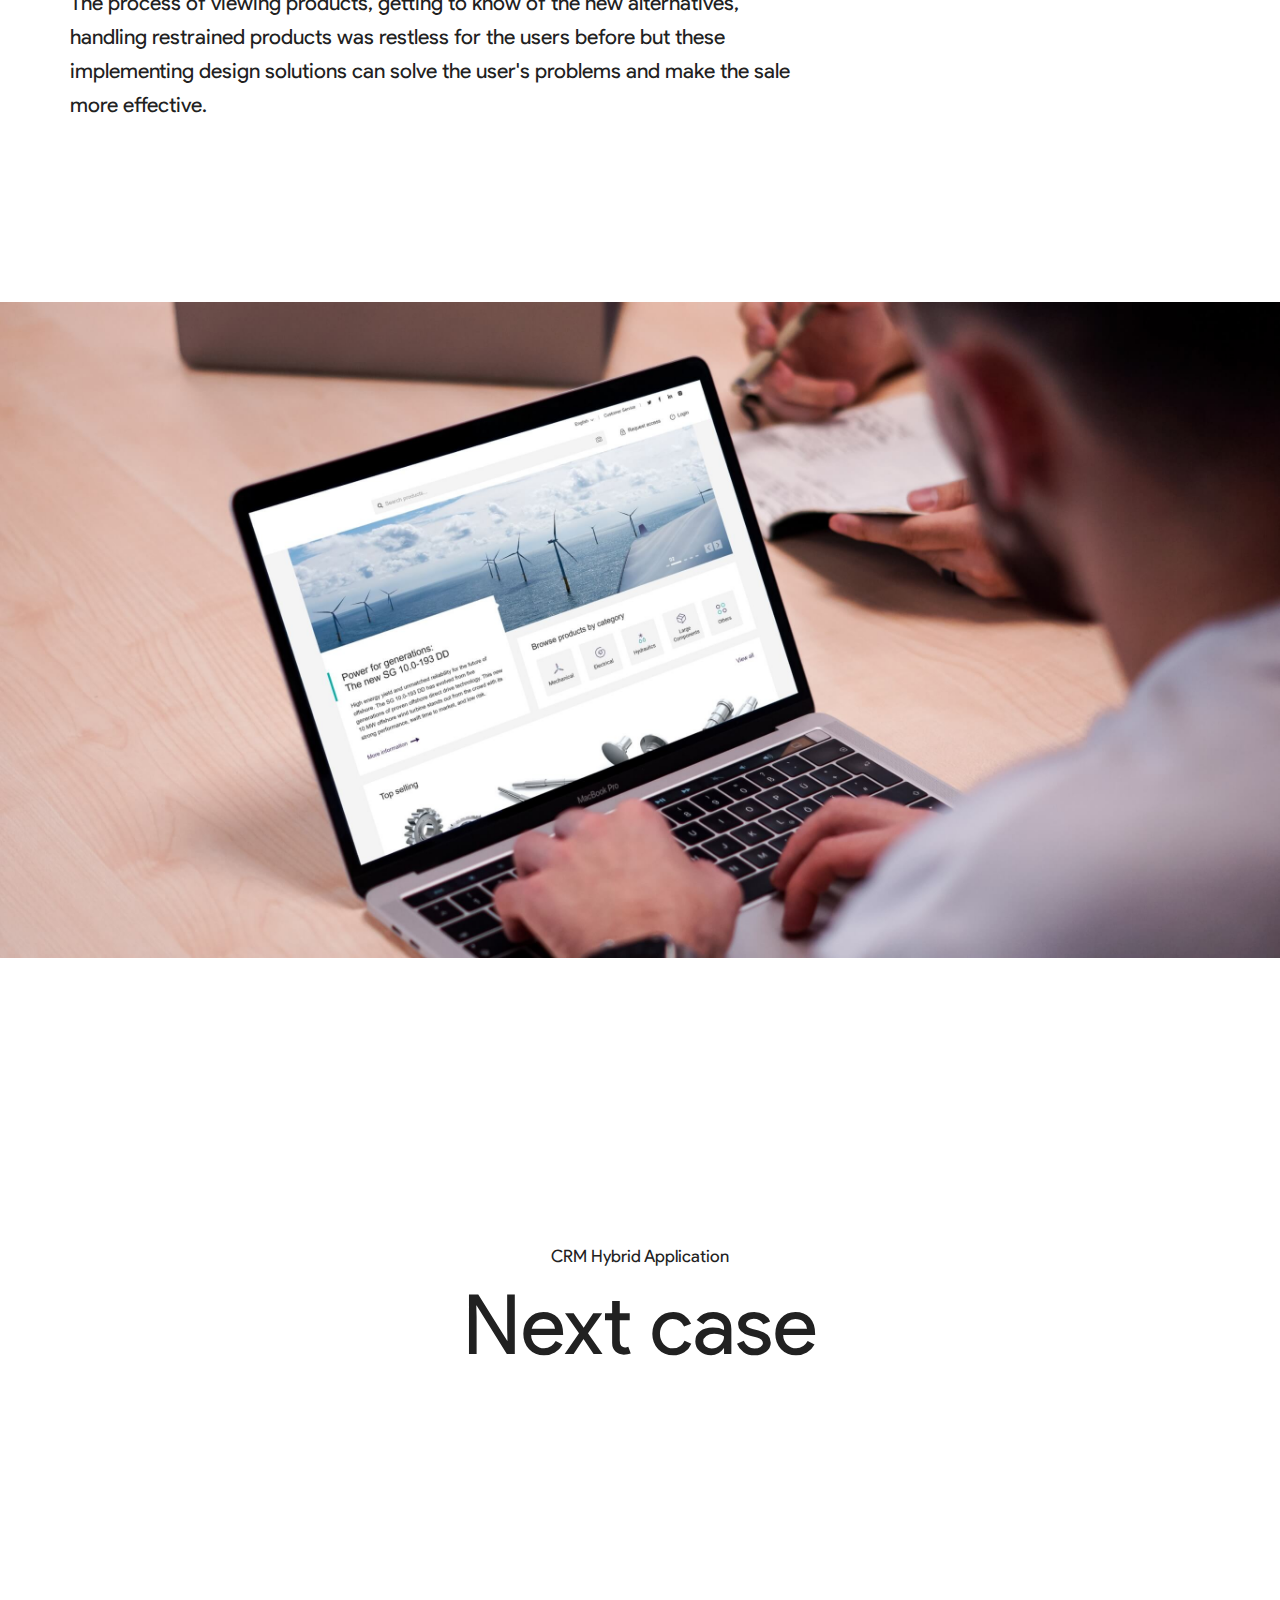
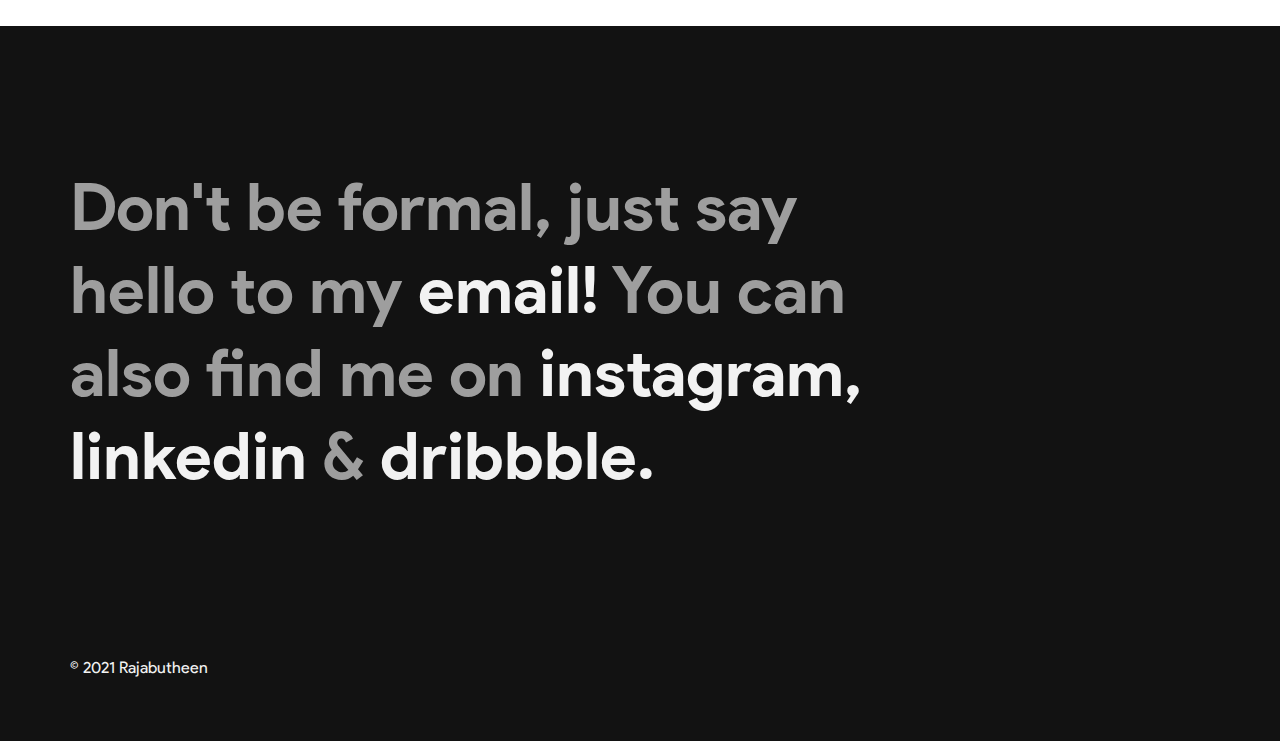
<file: b2b_ecommerce.html>
<!DOCTYPE html>
<html lang="en">
<head>
<meta charset="utf-8">
<meta http-equiv="X-UA-Compatible" content="IE=edge">
<meta name="viewport" content="width=device-width, initial-scale=1">
<title>Rajabutheen - B2B E-Commerce Platform</title>
<link rel="icon" href="images/favicon.ico" type="image/ico" sizes="16x16">
<link href="css/bootstrap.css" rel="stylesheet">
<link href="css/style.css" rel="stylesheet">
<!--[if lt IE 9]>
      <script src="https://oss.maxcdn.com/html5shiv/3.7.2/html5shiv.min.js"></script>
      <script src="https://oss.maxcdn.com/respond/1.4.2/respond.min.js"></script>
    <![endif]-->
</head>
<body>
	<div class="overlay"></div>
	<header class="menu_section menu_lite padd_lft_rgt">
		<div class="container-fluid">
			<div class="row">
				<div class="col-md-6 col-sm-6 col-xs-6">
					<div class="logo_sec">
						<h1><a href="index.html" alt="">R.</a></h1>
					</div>
				</div>
				<div class="col-md-6 col-sm-6 col-xs-6">
					<div class="menu_wrap">
						<ul>
							<li>
								<a href="index.html#worksection" alt="">Work</a>
							</li>							
							<li>
								<!-- <a href="" alt="">Playground</a>  -->
								<a href="asset/Rajab_Resume.pdf" target="_blank">Resume</a>
							</li>
							<li>
								<a href="#footer" alt="">Contact</a>
							</li>
						</ul>
					</div>
					<div class="resp_menu">
						<img src="images/hamburger.svg" alt="" />
					</div>
				</div>
			</div>
		</div>
	</header>
	<section class="proj_mainwrap padd_lft_rgt">
		<div class="container">
			<div class="row">
				<div class="col-md-12">
					<div class="proj_maininner">
						<div class="main_topline">
							<p>Wind Turbine Manufacturer Client</p>
						</div>
						<div class="main_typeclnt">
							<h1>B2B E-commerce<br class="nonecls"/> platform</h1>
						</div>
						<div class="main_drtsec">
							<ul>
								<li>
									<p><img src="images/duration.svg" alt=""/>&nbsp;&nbsp;Duration</p>	
									<h4>6 months</h4>	
								</li>
								<li class="spacer"></li>	
								<li>
									<p><img src="images/domain.svg" alt=""/>&nbsp;&nbsp;Domain</p>	
									<h4>Manufacturing</h4>	
								</li>
								
								<li class="spacer"></li>	
								<li>
									<p><img src="images/role.svg" alt=""/>&nbsp;&nbsp;Role</p>	
									<h4>UX design, UI design</h4>	
								</li>
							</ul>
						</div>						
					</div>
				</div>
			</div>
		</div>
	</section>	
	<section class="proj_ref">
		<div class="main_proj_ref">
			<img src="images/sg_one.jpg" alt="" />
		</div>
	</section>
	<section class="overview_sec spacincls padd_lft_rgt">
		<div class="container">
			<div class="row">
				<div class="col-md-12">
					<div class="overview_inner">
						<div class="head_wrap">
							<p>OVERVIEW <span class="head_wrap_line"></span></p>
						</div>
						<div class="projects_sampline">
							<h2>A platform for selling various<br class="nonecls"/> categories of wind turbine parts.</h2>
						</div>
						<div class="overview_desc">
							<p>Wind turbine manufacturing client, who is a leading supplier of wind power solutions to customers all over the globe. The client team reached out to us with the problems they have in their legacy system and they wanted us to provide a digital solution to sell their wind turbine products. Through which their customers should be able to easily browse, request, track and record the purchased products.</p>
						</div>
					</div>					
				</div>
			</div>
		</div>
	</section>
	<section class="proj_ref_two spacincls padd_lft_rgt">
		<div class="main_proj_ref">
			<img src="images/sg_two.jpg" alt="" />
		</div>
	</section>
	
	<section class="users_sec spacincls padd_lft_rgt">
		<div class="container">
			<div class="row">
				<div class="col-md-12">
					<div class="users_inner">
						<div class="head_wrap">
							<p>PROBLEMS <span class="head_wrap_line"></span></p>
						</div>
						<div class="projects_sampline">
							<h2>Some of the problems with the<br class="nonecls"/>  existing system:</h2>
						</div>
						<div class="insight_wrap">
							<div class="row">
								<div class="col-md-6 col-sm-6 col-xs-12">
									<div class="insight_item">
										<h2>01</h2>
										<p>There was no option exists for users to<br class="nonecls"/> view the products and their features<br class="nonecls"/> online.</p>
									</div>
								</div>
								<div class="col-md-6 col-sm-6 col-xs-12">
									<div class="insight_item">
										<h2>02</h2>
										<p>Hectic for the users to know about the<br class="nonecls"/> new alternative products available.</p>
									</div>
								</div>
							</div>
						</div>	
						<div class="insight_wrap">	
							<div class="row">
								<div class="col-md-6 col-sm-6 col-xs-12">
									<div class="insight_item">
										<h2>03</h2>
										<p>The bulk ordering of products and tracking<br class="nonecls"/> them was not that easy for the users.</p>
									</div>
								</div>
								<div class="col-md-6 col-sm-6 col-xs-12">
									<div class="insight_item">
										<h2>04</h2>
										<p>Tracking order history was a heavy time-<br class="nonecls"/> taking process with the existing system.</p>
									</div>
								</div>
							</div>							
						</div>
						<div class="insight_wrap">	
							<div class="row">
								<div class="col-md-6 col-sm-6 col-xs-12">
									<div class="insight_item">
										<h2>05</h2>
										<p>The manual process of handling restrained<br class="nonecls"/> products is time taking.</p>
									</div>
								</div>								
							</div>							
						</div>
					</div>
				</div>
			</div>
		</div>
	</section>	
	<section class="users_sec spacincls padd_lft_rgt">
		<div class="container">
			<div class="row">
				<div class="col-md-12">
					<div class="users_inner ">
						<div class="head_wrap">
							<p>USERS <span class="head_wrap_line"></span></p>
						</div>
						<div class="exe_appvr_wrap">
							<div class="row">
								<div class="col-md-5">
									<div class="exe_appvr_left">
										<div class=" commn_execls exec_left">
											<img src="images/executive.svg" alt="" />
											<div class="exec_cntnt">
												<p>Executive</p>
											</div>
										</div>
										<div class=" commn_execls exec_right">
											<img src="images/approver.svg" alt="" />
											<div class="exec_cntnt">
												<p>Approver</p>
											</div>
										</div>
									</div>
								</div>
								<div class="col-md-12">
									<div class="row">
										<div class="col-md-6">
											<div class="exe_appvr_right">
												<p>We have gathered information about the users and their process of ordering products in the existing system. We synthesize the data we have collected from the stakeholders and extract the insights, which helps us move forward in this design process.</p>
											</div>
										</div>
									</div>
								</div>								
							</div>
						</diV>
					</div>
				</div>
			</div>
		</div>
	</section>
	<section class="proj_ref spacincls">
		<div class="main_proj_ref">
			<img src="images/sg_three.jpg" alt="" />
		</div>
	</section>	
	<section class="users_sec users_sec1 spacincls padd_lft_rgt">
		<div class="container">
			<div class="row">
				<div class="col-md-12">
					<div class=" users_inner users_inner1">
						<div class="projects_sampline">
							<h2>How did we help resolve the <br class="nonecls"/>problem</h2>
						</div>
						<div class="overview_desc">
							<p>A B2B e-commerce platform, which has the powerful ability to market the products and let the users browse, request, order, etc. we help solve the problems with some of the implementations.</p>
						</div>
						<div class="insight_wrap">
							<div class="row">
								<div class="col-md-6 col-sm-6 col-xs-12">
									<div class="insight_item">
										<h2>Request</h2>
										<p>Allows the user to request a product, which is not available in the specified category.</p>
									</div>
								</div>
								<div class="col-md-6 col-sm-6 col-xs-12">
									<div class="insight_item">
										<h2>Bulk order</h2>
										<p>Allows the user to order in large quantities with a help of an excel template.</p>
									</div>
								</div>
							</div>
						</div>	
						<div class="insight_wrap">	
							<div class="row">
								<div class="col-md-6 col-sm-6 col-xs-12">
									<div class="insight_item">
										<h2>Back order</h2>
										<p>This helps the user get notified about the restraining orders and assists to take action instantly.</p>
									</div>
								</div>
								<div class="col-md-6 col-sm-6 col-xs-12">
									<div class="insight_item">
										<h2>Alternative to obsolete</h2>
										<p>Suggest the new alternate products when the product the user wishes to buy is obsolete.</p>
									</div>
								</div>
							</div>							
						</div>
						<div class="insight_wrap">	
							<div class="row">
								<div class="col-md-6 col-sm-6 col-xs-12">
									<div class="insight_item">
										<h2>Image search</h2>
										<p>Allow the user to search for the product with the help of image content.</p>
									</div>
								</div>								
							</div>							
						</div>
					</div>
				</div>
			</div>
		</div>
	</section>
	<section class="proj_ref spacincls">
		<div class="main_proj_ref">
			<img src="images/sg_four.jpg" alt="" />
		</div>
	</section>	
	<section class="moreinfo_sec spacincls padd_lft_rgt">
		<div class="container-fluid">
			<div class="row">
				<div class="co-md-12">
					<div class="moreinfo_inner">
						<div class="moreinfo_one moreinfocom">
							<img src="images/sg_five.jpg" alt="" />
						</div>
						<div class="moreinfo_two moreinfocom">
							<img src="images/sg_six.jpg" alt="" />
						</div>
						<div class="moreinfo_three moreinfocom">
							<img src="images/sg_seven.jpg" alt="" />
						</div>
						<div class="moreinfo_four moreinfocom">
							<img src="images/sg_eight.jpg" alt="" />
						</div>
					</div>
				</div>
			</div>
		</div>
	</section>
	<!-- <section class="passion_sec spacincls">
		<div class="container">
			<div class="row">
				<div class="col-md-12">
					<div class="passion_inner">
						<h1>Designed with<br class="nonecls"/> passion.</h1>
					</div>
				</div>
			</div>
		</div>
	</section> -->
	<section class="outcomes_sec spacincls padd_lft_rgt">
		<div class="container">
			<div class="row">
				<div class="col-md-12">
					<div class="insight_wrap">
						<div class="row">
							<div class="col-md-6">
								<div class="insight_item">
									<h2><span class="high_word">100+</span> Screens</h2>
									<p>No. of Web application screens delivered.</p>
								</div>
							</div>
							
						</div>
					</div>
				</div>
			</div>
		</div>
	</section>
	<section class="conclusion_sec spacincls padd_lft_rgt">
		<div class="container">
			<div class="row">
				<div class="col-md-12">
					<div class="head_wrap">
						<p>CONCLUSION <span class="head_wrap_line"></span></p>
					</div>
					<div class="overview_desc">
						<p>The process of viewing products, getting to know of the new alternatives, handling restrained products was restless for the users before but these implementing design solutions can solve the user's problems and make the sale more effective.</p>
					</div>
				</div>
			</div>
		</div>		
	</section>
	<section class="proj_ref spacincls">
		<div class="main_proj_ref">
			<img src="images/sg_nine.jpg" alt="" />
		</div>
	</section>
	<section class="nxt_proj_sec spacincls padd_lft_rgt">
		<div class="container-fluid">
			<div class="row">
				<div class="col-md-12">
					<div class="nxt_proj_inner">	
						<div class="nxt_inner_right nxt_innercomm">
							<!-- <div class="nxt_proj_cta">
								<a href="#">Next Project&nbsp;&nbsp;&nbsp; <img src="images/right-arrow.png" alt=""></a>
							</div> -->
							<div class="nxt_proj_abt">
								<p><a href="crm_application.html" title="">CRM Hybrid Application</a></p>
								<h1><a href="crm_application.html" title="">Next case</a></h1>
							</div>
						</div>			
					</div>
				</div>
			</div>
		</div>
	</section>
	<footer class="spacincls padd_lft_rgt" id="footer">
		<div class="container">
			<div class="row"> 	 	 	
				<div class="col-md-12">
					<div class="foot_innerwrap">
						<h1>Don't be formal, just say<br class="nonecls"/> 
						hello to my <a href="" target="_blank" class="socl_link">email!</a> You can<br class="nonecls"/>
						also find me on <a href="" target="_blank" class="socl_link">instagram,</a><br class="nonecls"/>
						<a href="" target="_blank" class="socl_link">linkedin﻿</a> & <a href="" target="_blank" class="socl_link">dribbble.</a></h1>
					</div>
					<div class="copyryt">
						<p>&copy; 2021 Rajabutheen</p>
					</div>
				</div>
			</div>
		</div>
	</footer>
	<!-- menu section start-->
			<section class="menu_open_wrap">
				<div class="menu_open_img">
					<a href="javascript:;" title="">
						<img src="images/hamburger.svg" alt="" title=""/>
					</a>	
				</div>
			</section>
			<section class="menu_wrapper">
				<div class="menu_close_wrap">
					<div class="close_img">
						<a href="javascript:;" title="">
							<img src="images/mob_close.svg" alt="" title=""/>
						</a>	
					</div>
				</div>
				<div class="menu_inner">
					<div class="head_wrap">
						<p>MENU <span class="head_wrap_line"></span></p>
					</div>
					<div class="menu_inner_items">
						<div class="menu_item">
							
                            <h1>
                                <span class="menu_item_num">01</span> <a href="index.html" class="menulink closemenu">Home <span class="menu_arrow"><img src="images/arrow.svg" alt="" title=""></span></a>
                            </h1>
                            <h1>
                                <span class="menu_item_num">02</span> <a href="index.html#worksection" class="menulink closemenu">Work <span class="menu_arrow"><img src="images/arrow.svg" alt="" title=""></span></a>
                            </h1>
                            <h1>
                                <span class="menu_item_num">03</span> 
                                <!-- <a href="" class="menulink">Playground <span class="menu_arrow"><img src="images/arrow.png" alt="" title=""/></span></a> -->
                                <a href="asset/Rajab_Resume.pdf" class="menulink closemenu" target="_blank">Resume <span class="menu_arrow"><img src="images/arrow.svg" alt="" title=""></span></a>
                            </h1>
                            <h1>
                                <span class="menu_item_num">04</span> <a href="#footer" class="menulink closemenu">Contact <span class="menu_arrow"><img src="images/arrow.svg" alt="" title=""></span></a>
                            </h1>
                            
                        </div>
						<div class="social_item">
							<ul>
								<li>
									<a href="https://www.linkedin.com/in/rajabutheen/" class="socl_link" target="_blank">LinkedIn</a> 
								</li>
								<li>
									<a href="https://www.instagram.com/ui_garage/" class="socl_link" target="_blank">Instagram</a> 
								</li>
								<li>
									<a href="https://www.behance.net/rajabutheen" class="socl_link" target="_blank">Behance</a> 
								</li>
								<li>
									<a href="https://dribbble.com/Rajabutheen" class="socl_link" target="_blank">Dribbble</a> 
								</li>
								
							</ul>
						</div>
						<div class="social_item_resp">
							<ul>
								<li>
									<a href="https://www.linkedin.com/in/rajabutheen/" class="socl_link" target="_blank">
										<img src="images/linkedin.svg"alt="LinkedIn" title="" />
									</a> 
								</li>
								<li>
									<a href="https://www.instagram.com/ui_garage/" class="socl_link" target="_blank">
										<img src="images/insta.svg"alt="Instagram" title="" />
									</a> 
								</li>
								<li>
									<a href="https://www.behance.net/rajabutheen" class="socl_link" target="_blank">
										<img src="images/behance.svg"alt="Behance" title="" />
									</a> 
								</li>
								<li>
									<a href="https://dribbble.com/Rajabutheen" class="socl_link" target="_blank">
										<img src="images/dribbble.svg"alt="Dribbble" title="" />
									</a> 
								</li>
								
							</ul>
						</div>
					</div>
				</div>
				<div class="email_identy">
					<p>
						<span class="">email :</span>
						<a href="mailto:rajabutheen.hs@gmail.com">rajabutheen.hs@gmail.com</a>
					</p>
				</div>
			</section>
			<!-- menu section end-->
<script src="js/jquery.min.js"></script>
<script src="js/bootstrap.js"></script>
<script src="js/common.js"></script>
</body>
</html>
</file>
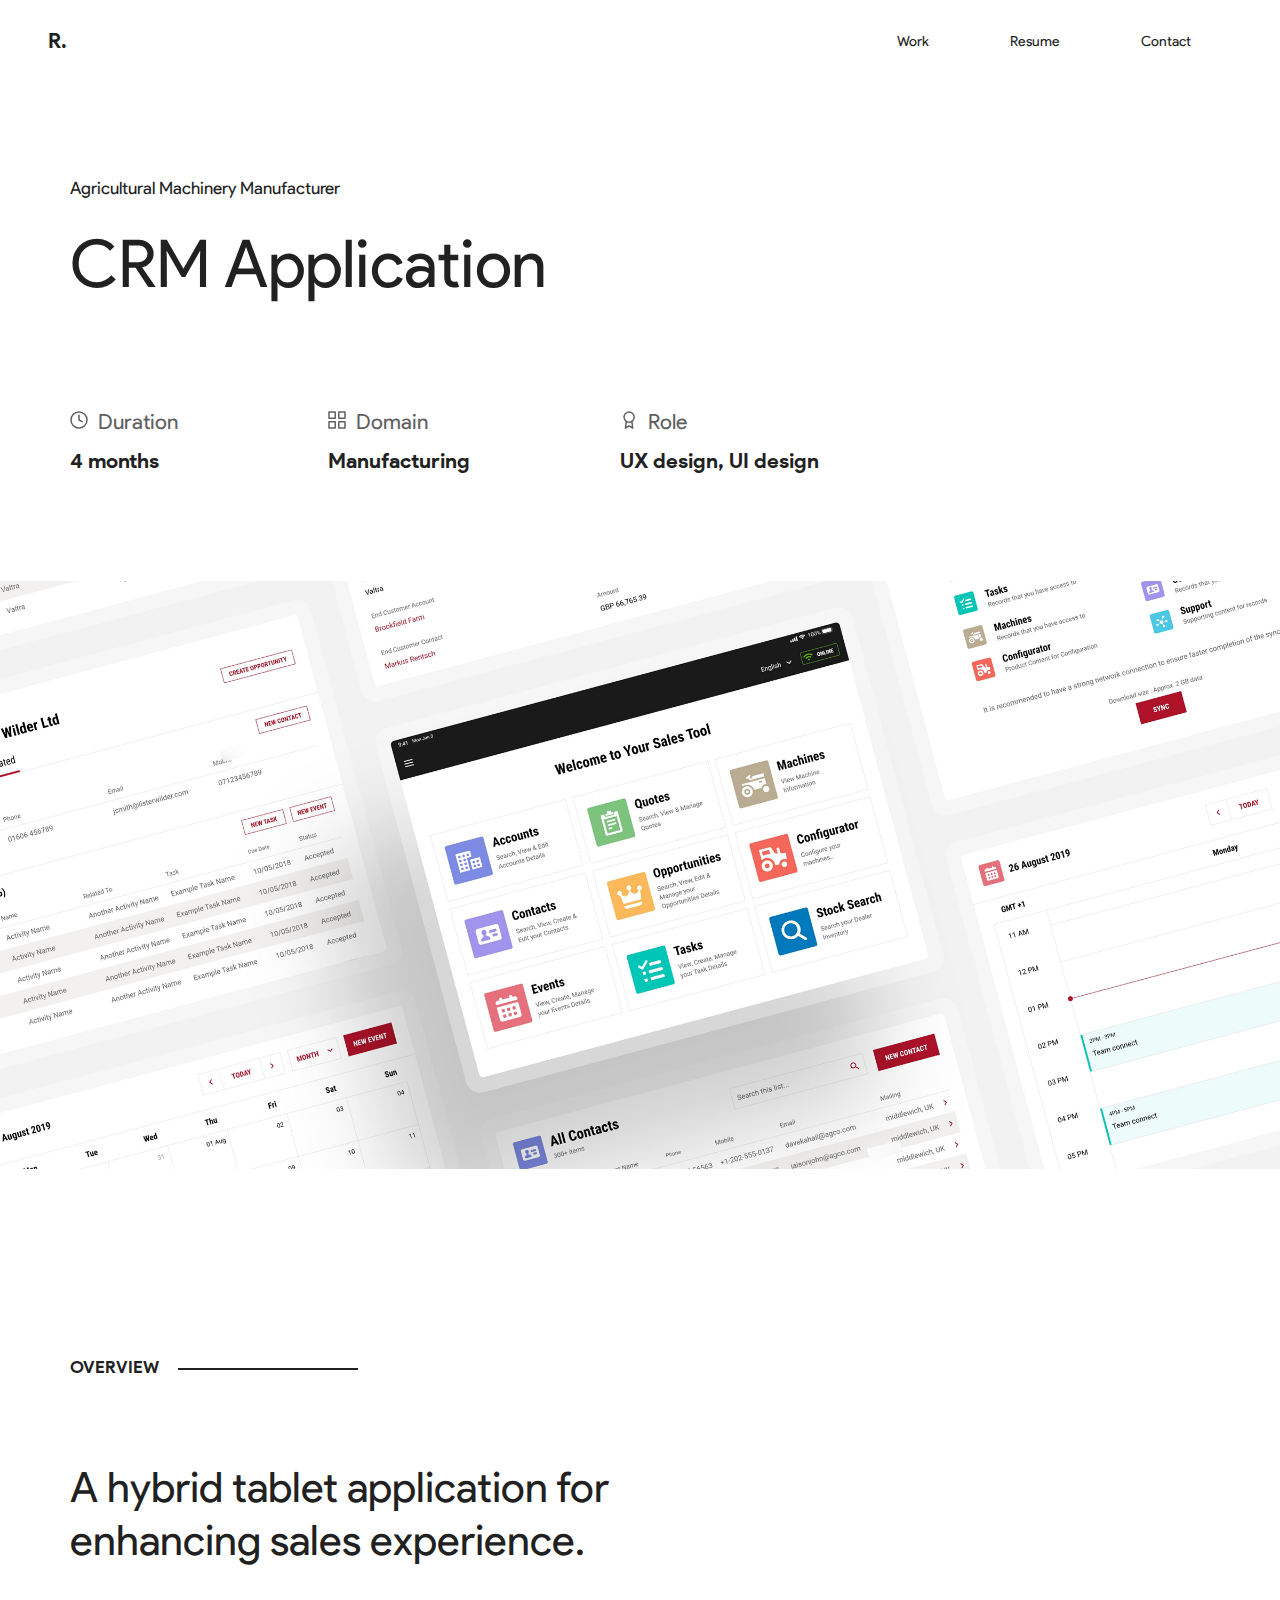
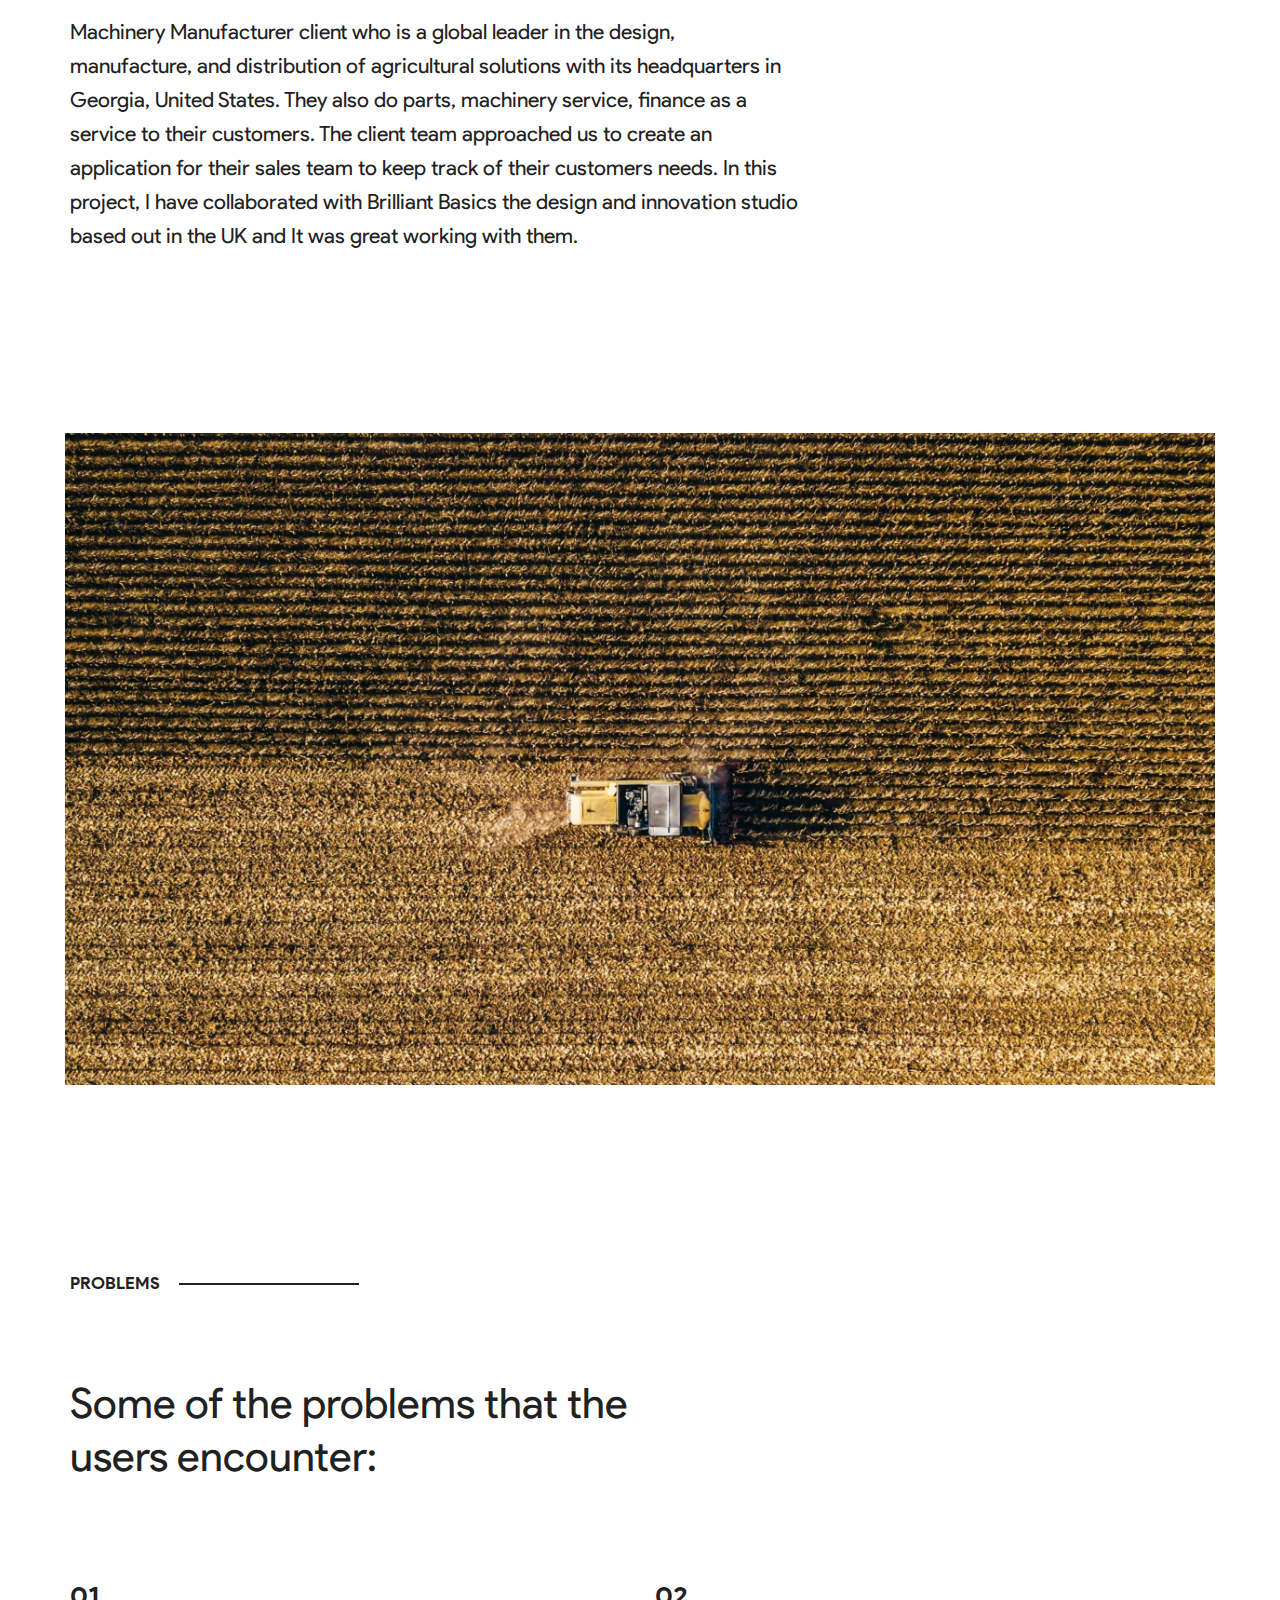
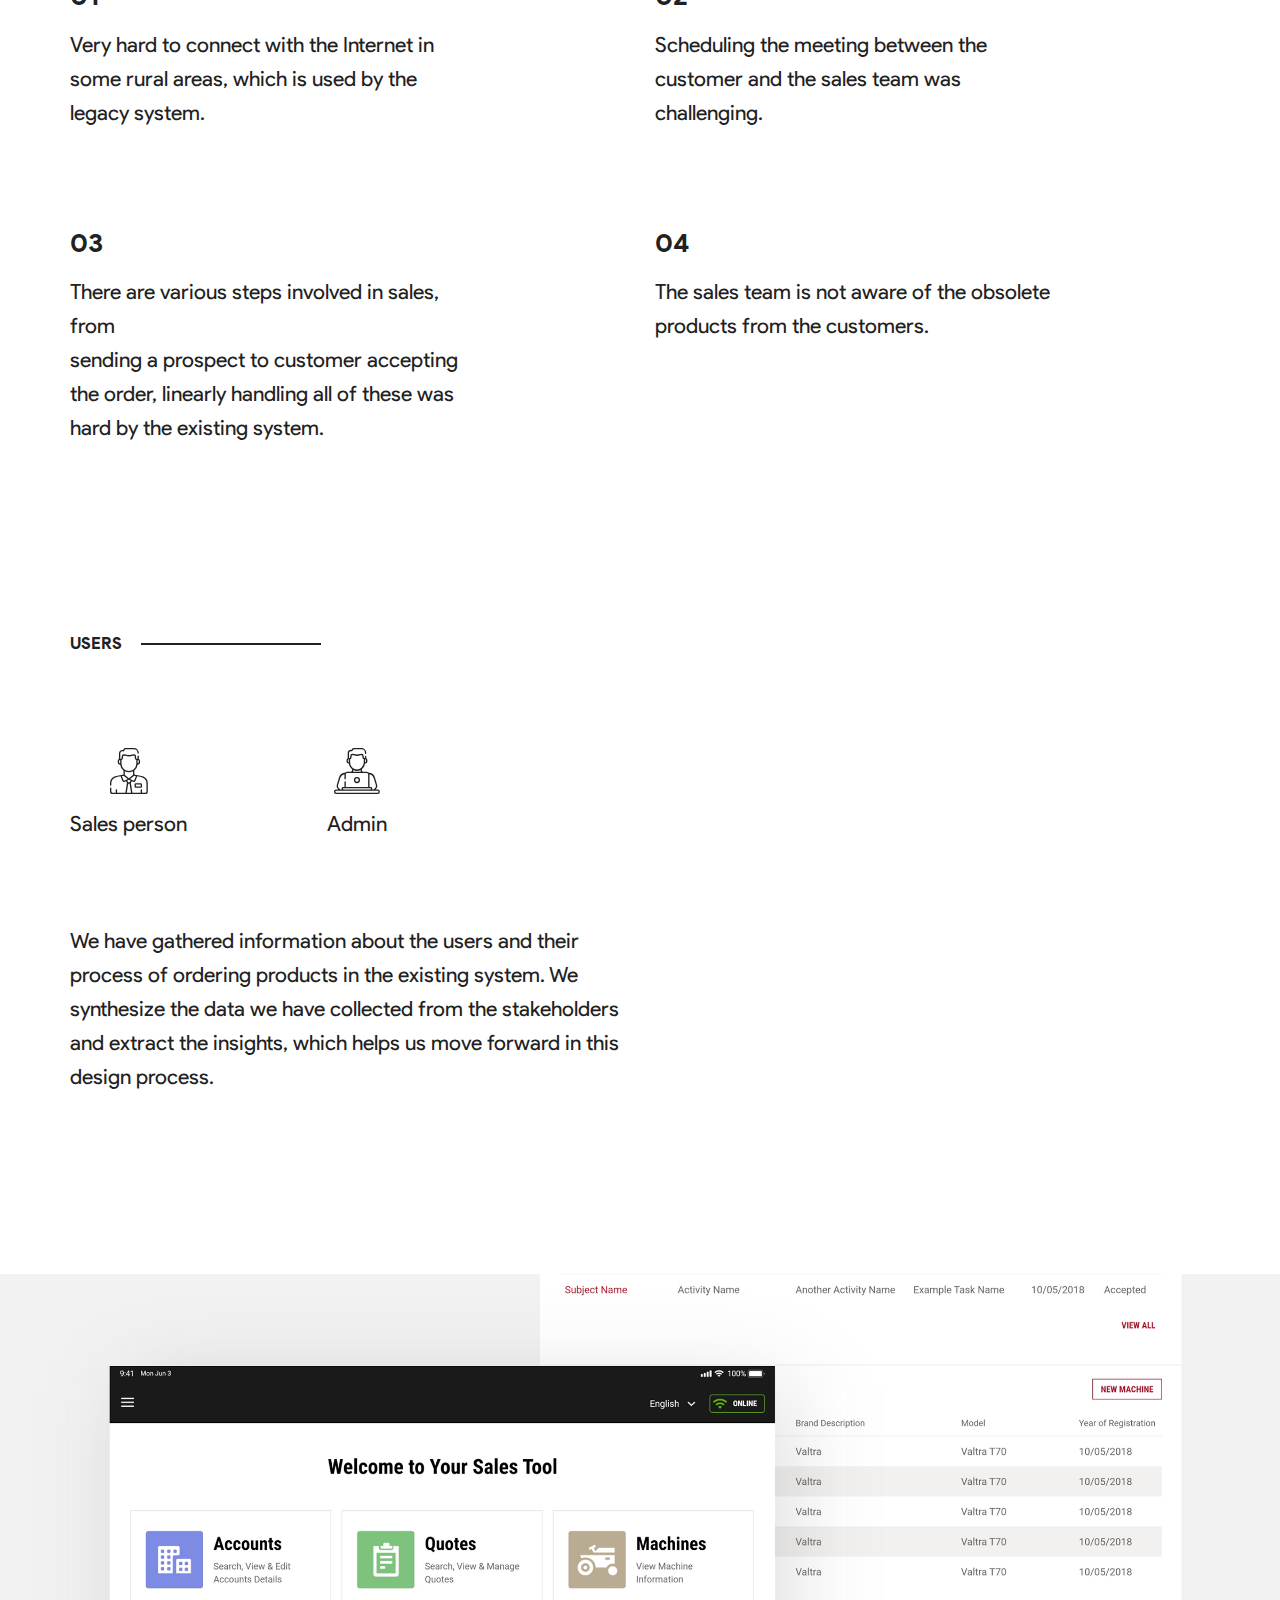
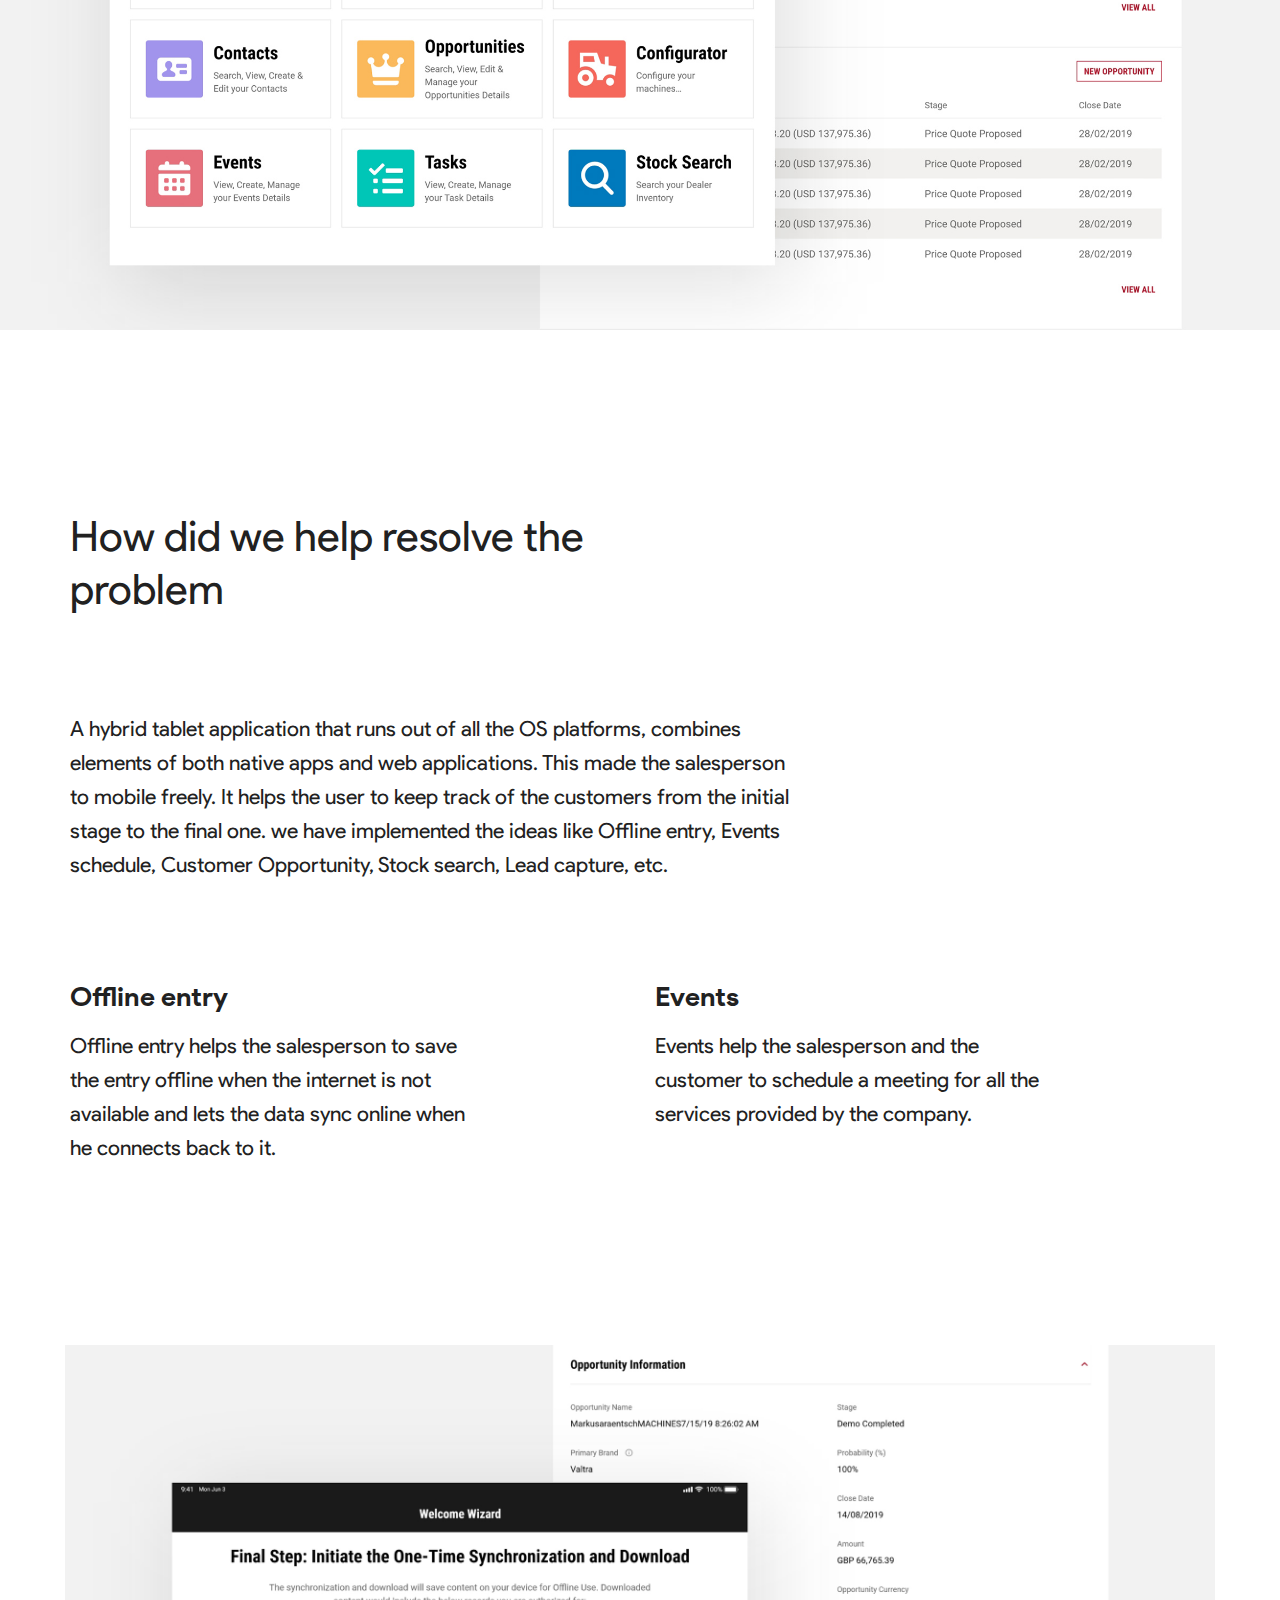
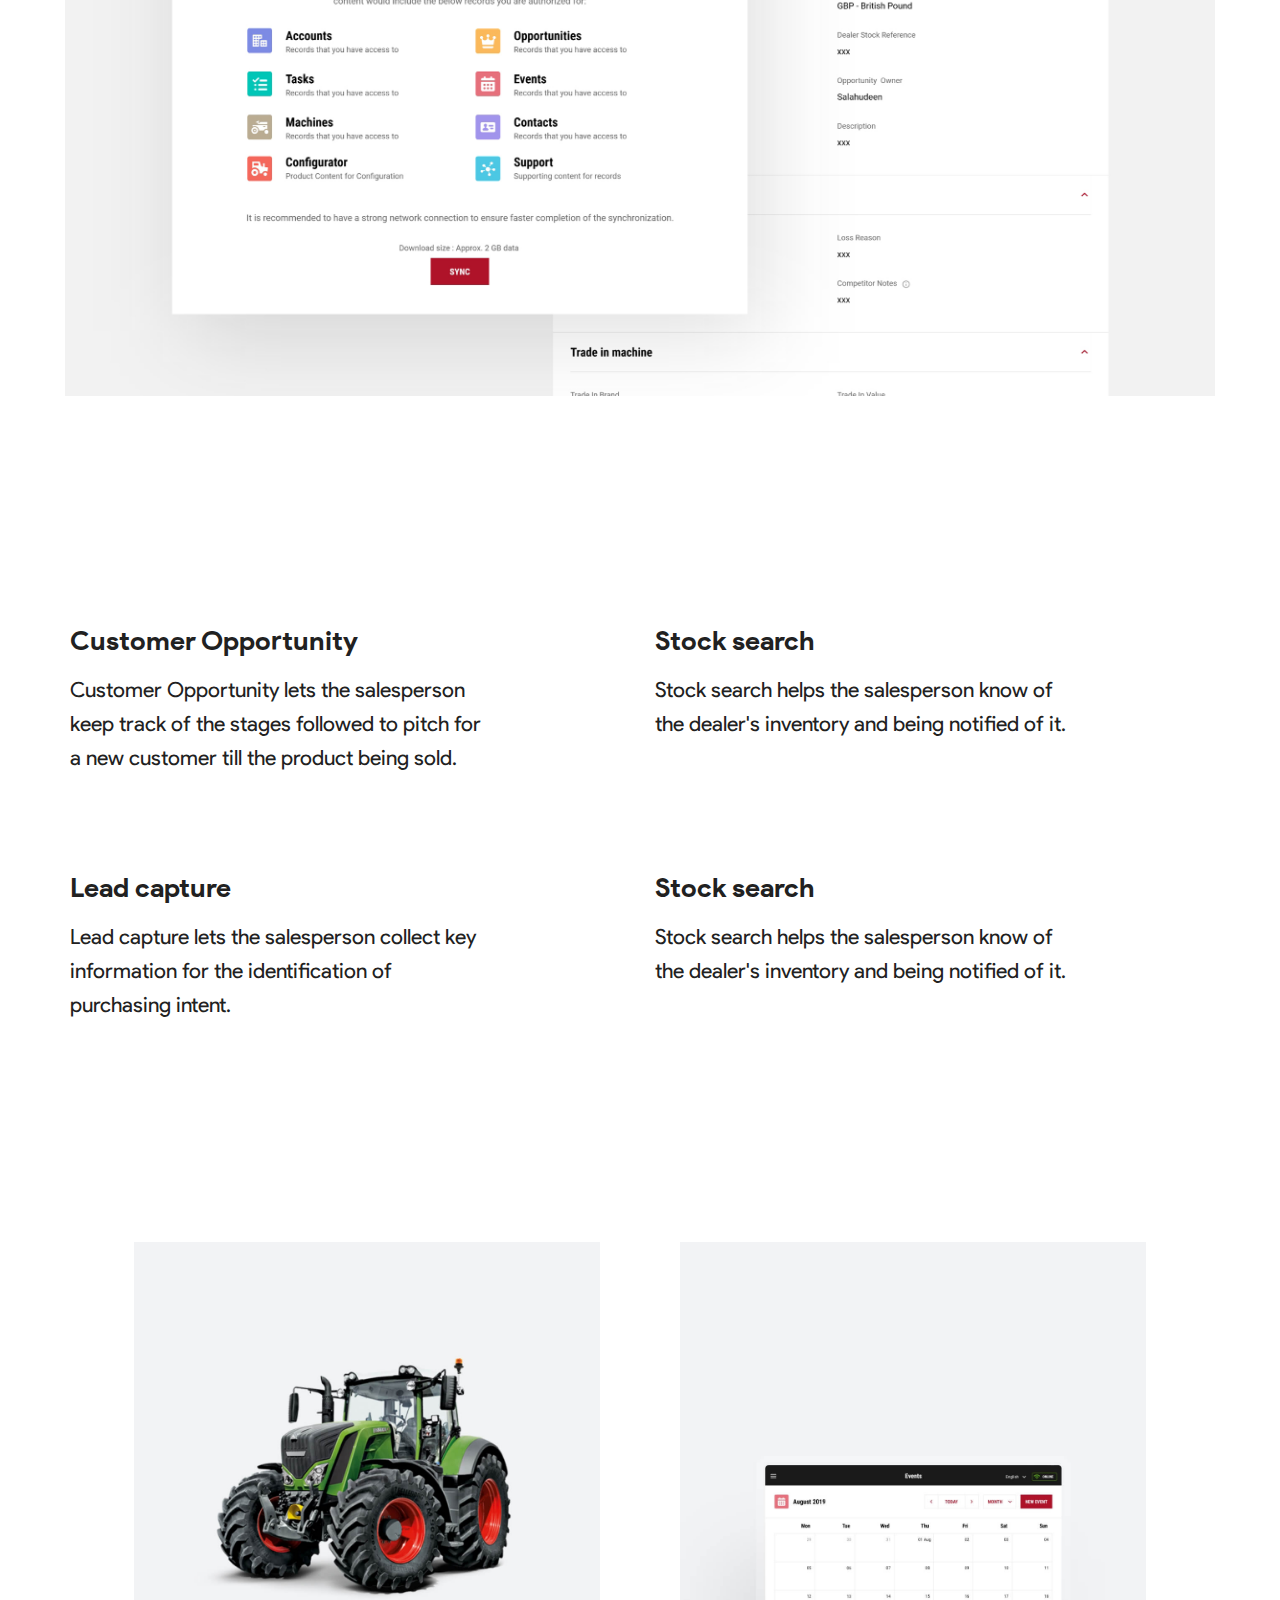
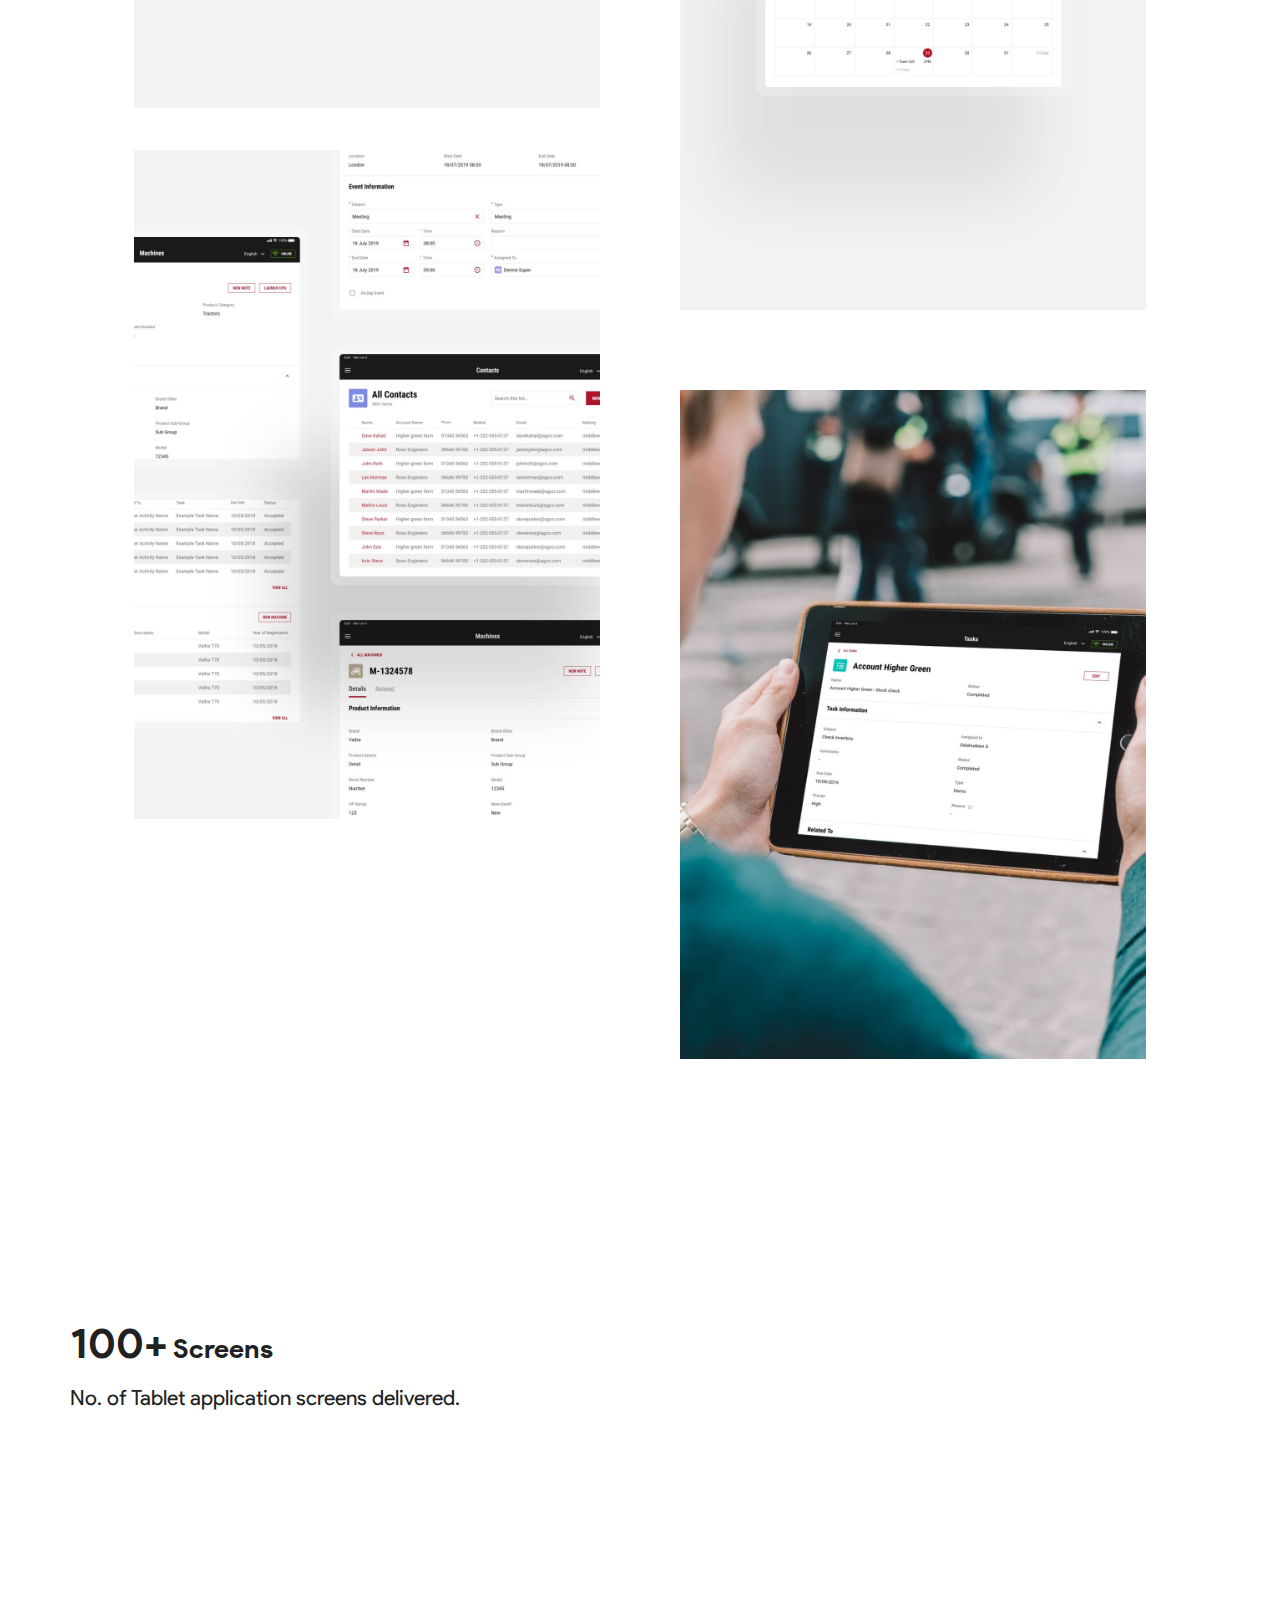
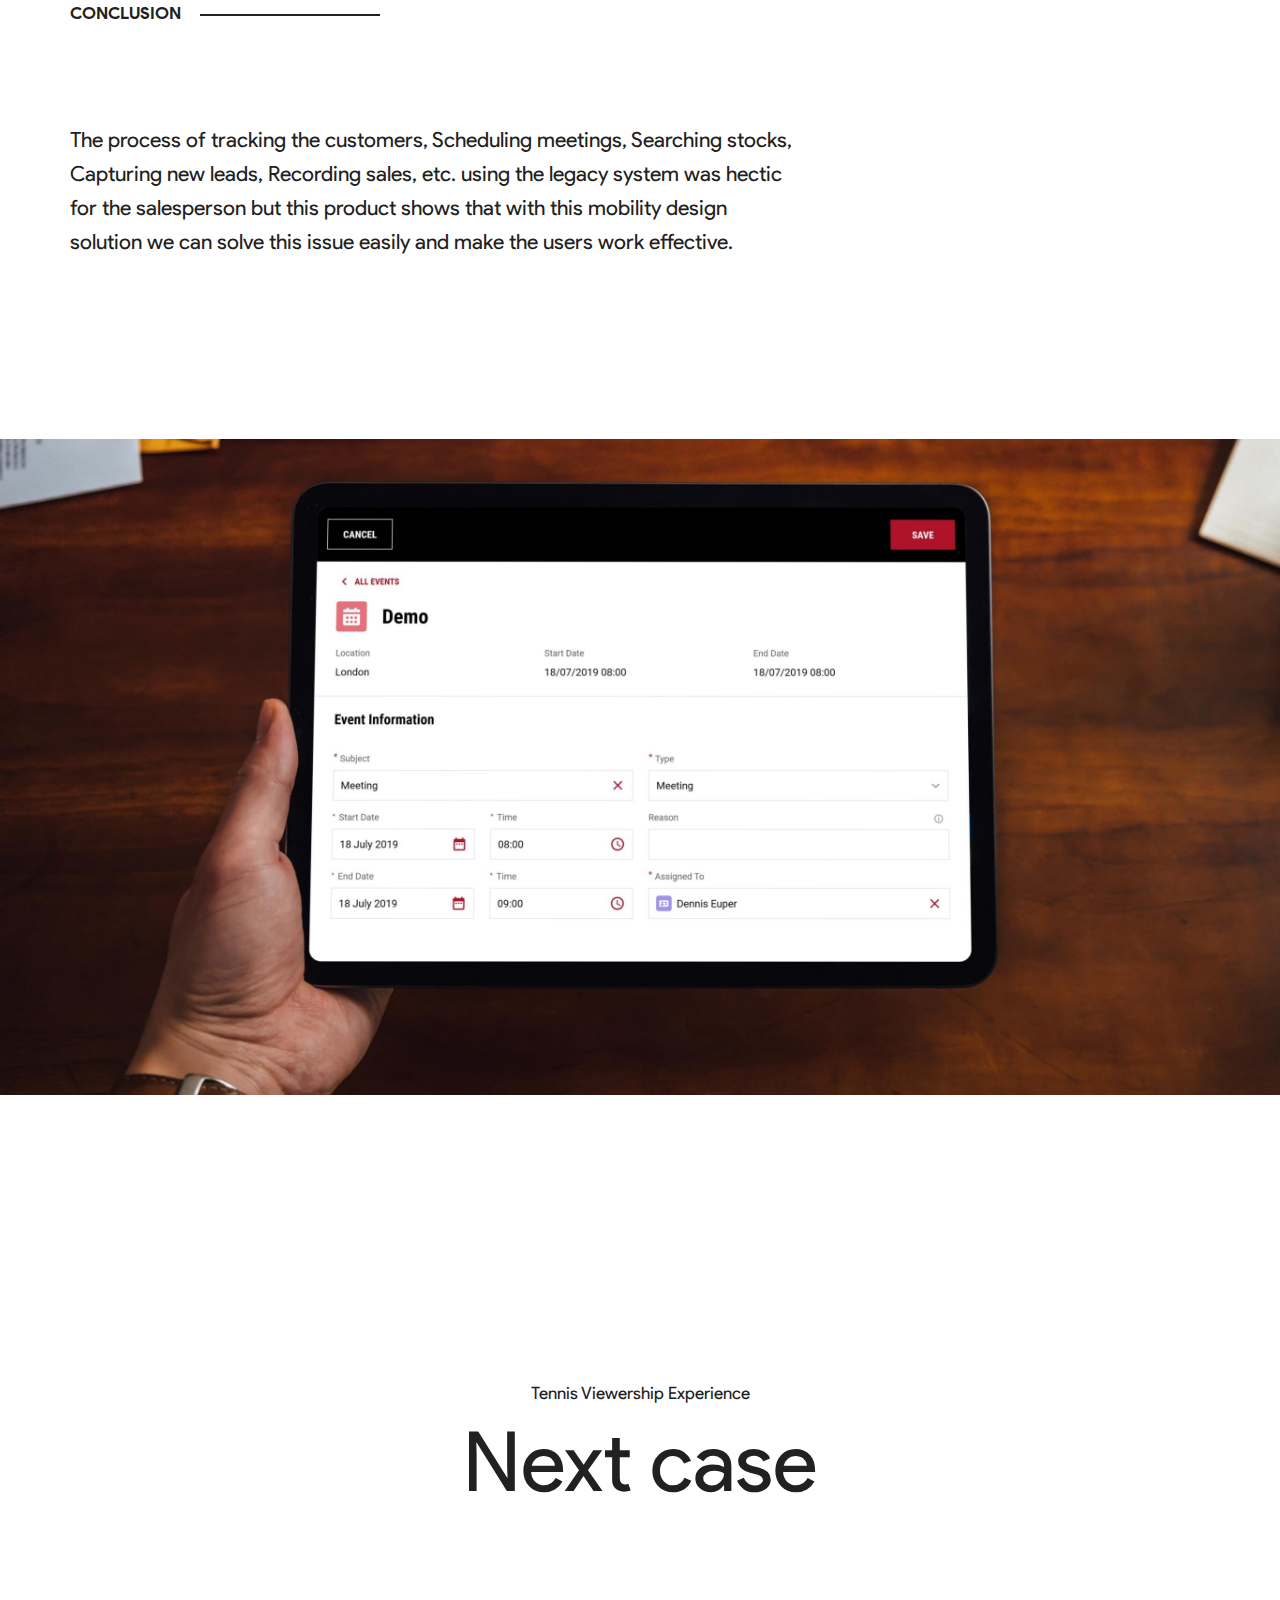
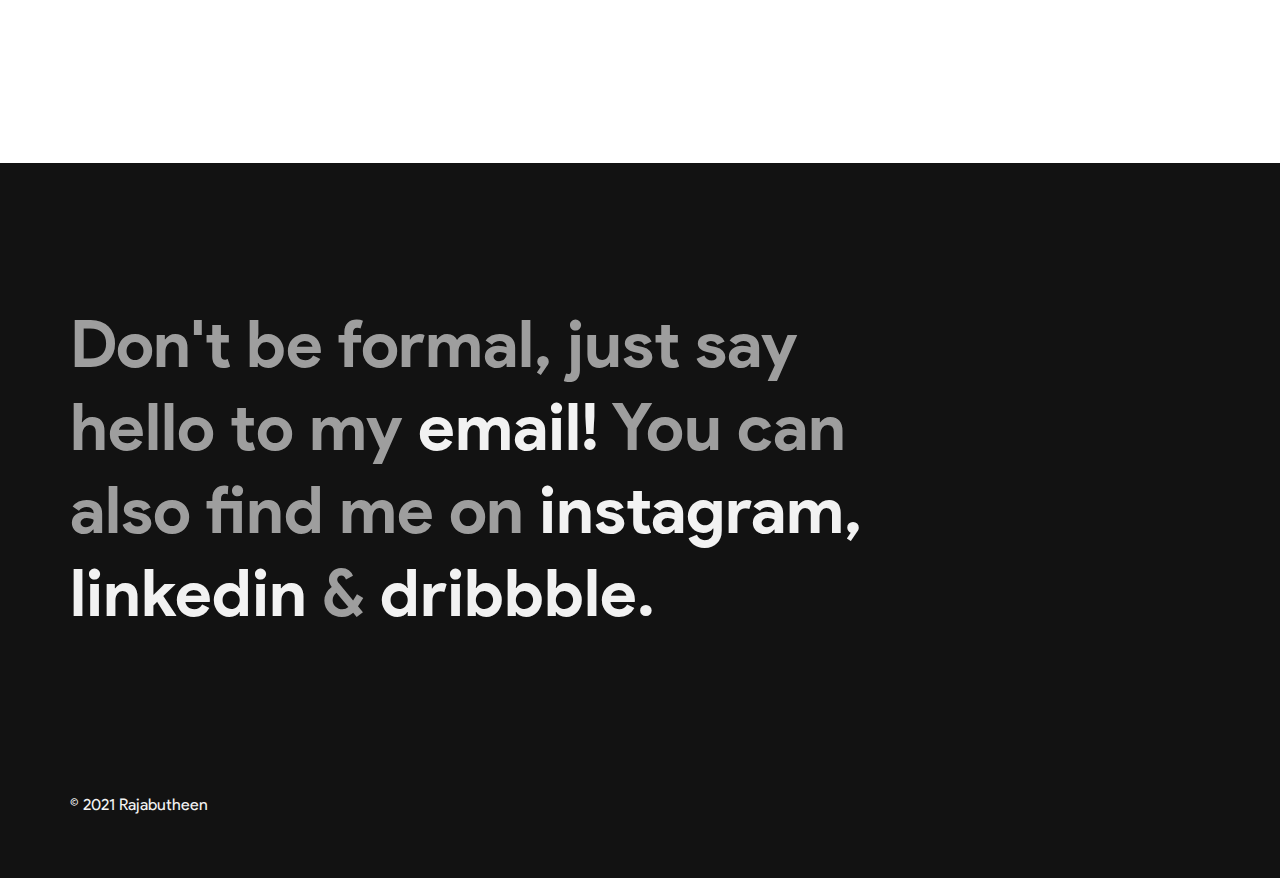
<file: crm_application.html>
<!DOCTYPE html>
<html lang="en">
<head>
<meta charset="utf-8">
<meta http-equiv="X-UA-Compatible" content="IE=edge">
<meta name="viewport" content="width=device-width, initial-scale=1">
<title>Rajabutheen - CRM Application</title>
<link rel="icon" href="images/favicon.ico" type="image/ico" sizes="16x16">
<link href="css/bootstrap.css" rel="stylesheet">
<link href="css/style.css" rel="stylesheet">
<!--[if lt IE 9]>
      <script src="https://oss.maxcdn.com/html5shiv/3.7.2/html5shiv.min.js"></script>
      <script src="https://oss.maxcdn.com/respond/1.4.2/respond.min.js"></script>
    <![endif]-->
</head>
<body>
	<div class="overlay"></div>
	<header class="menu_section menu_lite padd_lft_rgt">
		<div class="container-fluid">
			<div class="row">
				<div class="col-md-6 col-sm-6 col-xs-6">
					<div class="logo_sec">
						<h1><a href="index.html" alt="">R.</a></h1>
					</div>
				</div>
				<div class="col-md-6 col-sm-6 col-xs-6">
					<div class="menu_wrap">
						<ul>
							<li>
								<a href="index.html#worksection" alt="">Work</a>
							</li>							
							<li>
								<!-- <a href="" alt="">Playground</a>  -->
								<a href="asset/Rajab_Resume.pdf" target="_blank">Resume</a>
							</li>
							<li>
								<a href="#footer" alt="">Contact</a>
							</li>
						</ul>
					</div>
					<div class="resp_menu">
						<img src="images/hamburger.svg" alt="" />
					</div>
				</div>
			</div>
		</div>
	</header>
	<section class="proj_mainwrap padd_lft_rgt">
		<div class="container">
			<div class="row">
				<div class="col-md-12">
					<div class="proj_maininner">
						<div class="main_topline">
							<p>agricultural machinery manufacturer</p>
						</div>
						<div class="main_typeclnt">
							<h1>CRM Application</h1>
						</div>
						<div class="main_drtsec">
							<ul>
								<li>
									<p><img src="images/duration.svg" alt=""/>&nbsp;&nbsp;Duration</p>	
									<h4>4 months</h4>	
								</li>
								<li class="spacer"></li>	
								<li>
									<p><img src="images/domain.svg" alt=""/>&nbsp;&nbsp;Domain</p>	
									<h4>Manufacturing</h4>	
								</li>
								
								<li class="spacer"></li>	
								<li>
									<p><img src="images/role.svg" alt=""/>&nbsp;&nbsp;Role</p>	
									<h4>UX design, UI design</h4>	
								</li>
							</ul>
						</div>						
					</div>
				</div>
			</div>
		</div>
	</section>	
	<section class="proj_ref">
		<div class="main_proj_ref">
			<img src="images/agco_one.jpg" alt="" />
		</div>
	</section>
	<section class="overview_sec spacincls padd_lft_rgt">
		<div class="container">
			<div class="row">
				<div class="col-md-12">
					<div class="overview_inner">
						<div class="head_wrap">
							<p>OVERVIEW <span class="head_wrap_line"></span></p>
						</div>
						<div class="projects_sampline">
							<h2>A hybrid tablet application for<br class="nonecls"/> enhancing sales experience.</h2>
						</div>
						<div class="overview_desc">
							<p>Machinery Manufacturer client who is a global leader in the design, manufacture, and distribution of agricultural solutions with its headquarters in Georgia, United States. They also do parts, machinery service, finance as a service to their customers. The client team approached us to create an application for their sales team to keep track of their customers needs. In this project, I have collaborated with Brilliant Basics the design and innovation studio based out in the UK and It was great working with them.</p>
						</div>
					</div>					
				</div>
			</div>
		</div>
	</section>
	<section class="proj_ref_two spacincls padd_lft_rgt">
		<div class="main_proj_ref">
			<img src="images/agco_two.jpg" alt="" />
		</div>
	</section>
	
	<section class="users_sec spacincls padd_lft_rgt">
		<div class="container">
			<div class="row">
				<div class="col-md-12">
					<div class="users_inner">
						<div class="head_wrap">
							<p>PROBLEMS <span class="head_wrap_line"></span></p>
						</div>
						<div class="projects_sampline">
							<h2>Some of the problems that the<br class="nonecls"/> users encounter:</h2>
						</div>
						<div class="insight_wrap">
							<div class="row">
								<div class="col-md-6 col-sm-6 col-xs-12">
									<div class="insight_item">
										<h2>01</h2>
										<p>Very hard to connect with the Internet in<br class="nonecls"/> some rural areas, which is used by the<br class="nonecls"/> legacy system.</p>
									</div>
								</div>
								<div class="col-md-6 col-sm-6 col-xs-12">
									<div class="insight_item">
										<h2>02</h2>
										<p>Scheduling the meeting between the<br class="nonecls"/> customer and the sales team was <br class="nonecls"/>challenging.</p>
									</div>
								</div>
							</div>
						</div>	
						<div class="insight_wrap">	
							<div class="row">
								<div class="col-md-6 col-sm-6 col-xs-12">
									<div class="insight_item">
										<h2>03</h2>
										<p>There are various steps involved in sales, from<br class="nonecls"/> sending a prospect to customer accepting<br class="nonecls"/> the order, linearly handling all of these was<br class="nonecls"/> hard by the existing system.</p>
									</div>
								</div>
								<div class="col-md-6 col-sm-6 col-xs-12">
									<div class="insight_item">
										<h2>04</h2>
										<p>The sales team is not aware of the obsolete<br class="nonecls"/> products from the customers.</p>
									</div>
								</div>
							</div>							
						</div>
						
					</div>
				</div>
			</div>
		</div>
	</section>	
	<section class="users_sec spacincls padd_lft_rgt">
		<div class="container">
			<div class="row">
				<div class="col-md-12">
					<div class="users_inner ">
						<div class="head_wrap">
							<p>USERS <span class="head_wrap_line"></span></p>
						</div>
						<div class="exe_appvr_wrap">
							<div class="row">
								<div class="col-md-5">
									<div class="exe_appvr_left">
										<div class=" commn_execls exec_left">
											<img src="images/executive.svg" alt="" />
											<div class="exec_cntnt">
												<p>Sales person</p>
											</div>
										</div>
										<div class=" commn_execls exec_right">
											<img src="images/approver.svg" alt="" />
											<div class="exec_cntnt">
												<p>Admin</p>
											</div>
										</div>
									</div>
								</div>
								<div class="col-md-12">
									<div class="row">
										<div class="col-md-6">
											<div class="exe_appvr_right">
												<p>We have gathered information about the users and their process of ordering products in the existing system. We synthesize the data we have collected from the stakeholders and extract the insights, which helps us move forward in this design process.</p>
											</div>
										</div>
									</div>
								</div>								
							</div>
						</diV>
					</div>
				</div>
			</div>
		</div>
	</section>
	
	<section class="proj_ref spacincls">
		<div class="main_proj_ref">
			<img src="images/agco_three.jpg" alt="" />
		</div>
	</section>	
	<section class="users_sec users_sec1 spacincls padd_lft_rgt">
		<div class="container">
			<div class="row">
				<div class="col-md-12">
					<div class=" users_inner users_inner1">
						<div class="projects_sampline">
							<h2>How did we help resolve the <br class="nonecls"/>problem</h2>
						</div>
						<div class="overview_desc">
							<p>A hybrid tablet application that runs out of all the OS platforms, combines elements of both native apps and web applications. This made the salesperson to mobile freely. It helps the user to keep track of the customers from the initial stage to the final one. we have implemented the ideas like Offline entry, Events schedule, Customer Opportunity, Stock search, Lead capture, etc.</p>
						</div>
						<div class="insight_wrap">
							<div class="row">
								<div class="col-md-6 col-sm-6 col-xs-12">
									<div class="insight_item">
										<h2>Offline entry</h2>
										<p>Offline entry helps the salesperson to save the entry offline when the internet is not available and lets the data sync online when he connects back to it.</p>
									</div>
								</div>
								<div class="col-md-6 col-sm-6 col-xs-12">
									<div class="insight_item">
										<h2>Events</h2>
										<p>Events help the salesperson and the customer to schedule a meeting for all the services provided by the company.</p>
									</div>
								</div>
							</div>
						</div>	
						
					</div>
				</div>
			</div>
		</div>
	</section>
	
	<section class="proj_ref_two spacincls padd_lft_rgt">
		<div class="main_proj_ref">
			<img src="images/agco_four.jpg" alt="" />
		</div>
	</section>
	
	<section class="users_sec users_sec1 spacincls padd_lft_rgt">
		<div class="container">
			<div class="row">
				<div class="col-md-12">
					<div class=" users_inner users_inner1">
						
						<div class="insight_wrap">
							<div class="row">
								<div class="col-md-6 col-sm-6 col-xs-12">
									<div class="insight_item">
										<h2>Customer Opportunity</h2>
										<p>Customer Opportunity lets the salesperson keep track of the stages followed to pitch for a new customer till the product being sold.</p>
									</div>
								</div>
								<div class="col-md-6 col-sm-6 col-xs-12">
									<div class="insight_item">
										<h2>Stock search</h2>
										<p>Stock search helps the salesperson know of the dealer's inventory and being notified of it.</p>
									</div>
								</div>
							</div>
						</div>	
						<div class="insight_wrap">
							<div class="row">
								<div class="col-md-6 col-sm-6 col-xs-12">
									<div class="insight_item">
										<h2>Lead capture</h2>
										<p>Lead capture lets the salesperson collect key information for the identification of purchasing intent.</p>
									</div>
								</div>
								<div class="col-md-6 col-sm-6 col-xs-12">
									<div class="insight_item">
										<h2>Stock search</h2>
										<p>Stock search helps the salesperson know of the dealer's inventory and being notified of it.</p>
									</div>
								</div>
							</div>
						</div>
					</div>
				</div>
			</div>
		</div>
	</section>




	<section class="moreinfo_sec spacincls padd_lft_rgt">
		<div class="container-fluid">
			<div class="row">
				<div class="co-md-12">
					<div class="moreinfo_inner">
						<div class="moreinfo_one moreinfocom">
							<img src="images/agco_five.jpg" alt="" />
						</div>
						<div class="moreinfo_two moreinfocom">
							<img src="images/agco_six.jpg" alt="" />
						</div>
						<div class="moreinfo_three moreinfocom">
							<img src="images/agco_seven.jpg" alt="" />
						</div>
						<div class="moreinfo_four moreinfocom">
							<img src="images/agco_eight.jpg" alt="" />
						</div>
					</div>
				</div>
			</div>
		</div>
	</section>
	<!-- <section class="passion_sec spacincls">
		<div class="container">
			<div class="row">
				<div class="col-md-12">
					<div class="passion_inner">
						<h1>Designed with<br class="nonecls"/> passion.</h1>
					</div>
				</div>
			</div>
		</div>
	</section> -->
	<section class="outcomes_sec spacincls padd_lft_rgt">
		<div class="container">
			<div class="row">
				<div class="col-md-12">
					<div class="insight_wrap">
						<div class="row">
							<div class="col-md-6">
								<div class="insight_item">
									<h2><span class="high_word">100+</span> Screens</h2>
									<p>No. of Tablet application screens delivered.</p>
								</div>
							</div>
							
						</div>
					</div>
				</div>
			</div>
		</div>
	</section>
	<section class="conclusion_sec spacincls padd_lft_rgt">
		<div class="container">
			<div class="row">
				<div class="col-md-12">
					<div class="head_wrap">
						<p>CONCLUSION <span class="head_wrap_line"></span></p>
					</div>
					<div class="overview_desc">
						<p>The process of tracking the customers, Scheduling meetings, Searching stocks, Capturing new leads, Recording sales, etc. using the legacy system was hectic for the salesperson but this product shows that with this mobility design solution we can solve this issue easily and make the users work effective.</p>
					</div>
				</div>
			</div>
		</div>		
	</section>
	<section class="proj_ref spacincls">
		<div class="main_proj_ref">
			<img src="images/agco_nine.jpg" alt="" />
		</div>
	</section>
	<section class="nxt_proj_sec spacincls padd_lft_rgt">
		<div class="container-fluid">
			<div class="row">
				<div class="col-md-12">
					<div class="nxt_proj_inner">	
						<div class="nxt_inner_right nxt_innercomm">
							<!-- <div class="nxt_proj_cta">
								<a href="#">Next Project&nbsp;&nbsp;&nbsp; <img src="images/right-arrow.png" alt=""></a>
							</div> -->
							<div class="nxt_proj_abt">
								<p><a href="tennis_viewership_experience.html" title="">Tennis Viewership Experience</a></p>
								<h1><a href="tennis_viewership_experience.html" title="">Next case</a></h1>
							</div>
						</div>			
					</div>
				</div>
			</div>
		</div>
	</section>
	<footer class="spacincls padd_lft_rgt" id="footer">
		<div class="container">
			<div class="row"> 	 	 	
				<div class="col-md-12">
					<div class="foot_innerwrap">
						<h1>Don't be formal, just say<br class="nonecls"/> 
						hello to my <a href="" target="_blank" class="socl_link">email!</a> You can<br class="nonecls"/>
						also find me on <a href="" target="_blank" class="socl_link">instagram,</a><br class="nonecls"/>
						<a href="" target="_blank" class="socl_link">linkedin﻿</a> & <a href="" target="_blank" class="socl_link">dribbble.</a></h1>
					</div>
					<div class="copyryt">
						<p>&copy; 2021 Rajabutheen</p>
					</div>
				</div>
			</div>
		</div>
	</footer>
	<!-- menu section start-->
			<section class="menu_open_wrap">
				<div class="menu_open_img">
					<a href="javascript:;" title="">
						<img src="images/hamburger.svg" alt="" title=""/>
					</a>	
				</div>
			</section>
			<section class="menu_wrapper">
				<div class="menu_close_wrap">
					<div class="close_img">
						<a href="javascript:;" title="">
							<img src="images/mob_close.svg" alt="" title=""/>
						</a>	
					</div>
				</div>
				<div class="menu_inner">
					<div class="head_wrap">
						<p>MENU <span class="head_wrap_line"></span></p>
					</div>
					<div class="menu_inner_items">
						<div class="menu_item">
							
                            <h1>
                                <span class="menu_item_num">01</span> <a href="index.html" class="menulink closemenu">Home <span class="menu_arrow"><img src="images/arrow.svg" alt="" title=""></span></a>
                            </h1>
                            <h1>
                                <span class="menu_item_num">02</span> <a href="index.html#worksection" class="menulink closemenu">Work <span class="menu_arrow"><img src="images/arrow.svg" alt="" title=""></span></a>
                            </h1>
                            <h1>
                                <span class="menu_item_num">03</span> 
                                <!-- <a href="" class="menulink">Playground <span class="menu_arrow"><img src="images/arrow.png" alt="" title=""/></span></a> -->
                                <a href="asset/Rajab_Resume.pdf" class="menulink closemenu" target="_blank">Resume <span class="menu_arrow"><img src="images/arrow.svg" alt="" title=""></span></a>
                            </h1>
                            <h1>
                                <span class="menu_item_num">04</span> <a href="#footer" class="menulink closemenu">Contact <span class="menu_arrow"><img src="images/arrow.svg" alt="" title=""></span></a>
                            </h1>
                            
                        </div>
						<div class="social_item">
							<ul>
								<li>
									<a href="https://www.linkedin.com/in/rajabutheen/" class="socl_link" target="_blank">LinkedIn</a> 
								</li>
								<li>
									<a href="https://www.instagram.com/ui_garage/" class="socl_link" target="_blank">Instagram</a> 
								</li>
								<li>
									<a href="https://www.behance.net/rajabutheen" class="socl_link" target="_blank">Behance</a> 
								</li>
								<li>
									<a href="https://dribbble.com/Rajabutheen" class="socl_link" target="_blank">Dribbble</a> 
								</li>
								
							</ul>
						</div>
						<div class="social_item_resp">
							<ul>
								<li>
									<a href="https://www.linkedin.com/in/rajabutheen/" class="socl_link" target="_blank">
										<img src="images/linkedin.svg"alt="LinkedIn" title="" />
									</a> 
								</li>
								<li>
									<a href="https://www.instagram.com/ui_garage/" class="socl_link" target="_blank">
										<img src="images/insta.svg"alt="Instagram" title="" />
									</a> 
								</li>
								<li>
									<a href="https://www.behance.net/rajabutheen" class="socl_link" target="_blank">
										<img src="images/behance.svg"alt="Behance" title="" />
									</a> 
								</li>
								<li>
									<a href="https://dribbble.com/Rajabutheen" class="socl_link" target="_blank">
										<img src="images/dribbble.svg"alt="Dribbble" title="" />
									</a> 
								</li>
								
							</ul>
						</div>
					</div>
				</div>
				<div class="email_identy">
					<p>
						<span class="">email :</span>
						<a href="mailto:rajabutheen.hs@gmail.com">rajabutheen.hs@gmail.com</a>
					</p>
				</div>
			</section>
			<!-- menu section end-->
<script src="js/jquery.min.js"></script>
<script src="js/bootstrap.js"></script>
<script src="js/common.js"></script>
</body>
</html>
</file>
<file: css/style.css>
*{
	padding:0;
	margin:0;
	box-sizing: border-box; 
}
@font-face {
  font-family:Productsans-Regular;
  src: url('fonts/Productsans-Regular.ttf');
}
@font-face {
  font-family:Productsans-Bold;
  src: url('fonts/Productsans-Bold.ttf');
}
@font-face {
  font-family:Gilroy-Bold;
  src: url('fonts/Gilroy-ExtraBold.otf');
}
body{
	font-family: Productsans-Regular, sans-serif;
	margin: 0; 
}
/*a{
	text-decoration:none;
	color:#000;
}*/
ul {
	list-style-type: none;
	margin: 0;
	padding: 0;
}
:focus {
	outline: 0;
}
.padd_lft_rgt {
    padding-left: 33px !important;
    padding-right: 33px !important;
}
/* menu starts */
.overlay {
    position: fixed;
    display: none;
    width: 100%;
    height: 100%;
    top: 0;
    left: 0;
    right: 0;
    bottom: 0;
    background-color: rgba(0,0,0,0.7);
    z-index: 10;
    cursor: pointer;
}
.menu_open_wrap {
    position: fixed;
    top: 70px;
    right: 80px;
	z-index: 9;
	display: none;
}
section.menu_wrapper {
	width: 50%;
	margin-left: auto;
    position: fixed;
    background: #fff;
    right: -100%;
    z-index: 99;
    top: 0;
    bottom: 0;
    padding: 64px 0px 0;
    overflow-x: hidden;
	transition: 0.7s;
}
.menu_inner {
    padding: 0 61px 50px 61px;
}
.menu_inner_items {
    display: flex;
	padding-top: 45px;
	align-items: flex-end;
}
.menu_item {
    width: 75%;
}
.menu_item h1 {
    font-size: 43px;
    line-height: 66px;
}
.menu_wrapper a {
    text-decoration: none;
    color: #212121;
    outline: 0;
}
.social_item {
    width: 25%;
    display: flex;
    align-items: flex-end;
    justify-content: center;
    text-align: right;
	padding-bottom: 20px;
}
.social_item ul li a {
    font-size: 21px;
    line-height: 42px;
}
.menu_wrapper .head_wrap p {
    color: #9E9E9E;
}
.menu_wrapper .head_wrap .head_wrap_line {
    border-top: 2px solid #9E9E9E;
}
.menu_item h1 .menu_item_num {
    color: #9E9E9E;
    font-size: 21px;
    line-height: 66px;
    padding-right: 37px;
    vertical-align: middle;
}
.menu_arrow {
    opacity:0;
}
a.menulink:hover .menu_arrow {
    opacity:1;
    transition-duration: 0.5s;
}
.email_identy {
    padding: 32px 61px;
    background: #F6F6F6;
    position: absolute;
    bottom: 0;
    width: 100%;
}
.email_identy p {
    font-size: 21px;
    line-height: 24px;
    margin: 0;
}
.email_identy p span{
	color:#9E9E9E;
}
.menu_close_wrap {
    position: absolute;
    top: 70px;
    right: 80px;
}
/* header starts*/
header {
    background: #121212;
    color: #fafafa;
    padding: 25px 35px;
}
header.menu_lite {
    background: #fff;
    color: #212121;
}
header a, header a:hover{
	color:#fff;
	text-decoration:none;
}
header.menu_lite a, header.menu_lite a:hover{
	color:#212121;
	text-decoration:none;
}
.resp_menu, .resp_menuwrap{
	display:none
}
.logo_sec h1 {
    margin: 0;
    font-size: 21px;
    line-height: 31px;
	font-family: Productsans-Bold;
}
.menu_wrap ul {
    display: flex;
    flex-direction: row;
    justify-content: flex-end;
}
.menu_wrap ul li {
    padding: 5px 20px;
	margin-right: 1px;
}
.menu_wrap ul li a {
    font-size: 14px;
    line-height: 24px;
    padding: 5px 20px;
	/*color: #fff;*/
    text-decoration: none;
}
.menu_wrap ul li a:focus {
	color:#fff;
}
.menu_dark h1 a:focus {
	color:#fff !important;
	text-decoration:none;
}
.menu_lite .menu_wrap ul li a {
	color: #212121;
	text-decoration: none;
}
/* intro sec start */
.into_section {
    background: #121212;
    color: #fafafa;
	padding: 72px 0 80px 0;
}
.name_wrap {
    margin-bottom: 30px;
	padding-bottom: 30px;
}
.name_wrap h1 {
    margin: 10px 0;
    font-size: 42px;
    line-height: 51px;
    font-family: Productsans-Regular;
}
.name_wrap h3 {
    margin: 10px 0;
    font-size: 21px;
    line-height: 34px;
}
.desc_wrap h2 {
    font-size: 42px;
    line-height: 66px;
}
/* projects section start */
.projects_section {
    background: #fff;
	padding: 0 0 90px 0;
}
.projects_wrap {
    padding: 90px 0px;
    background: #fff;
	color: #212121;
    border-radius: 0px;
	
}
.project_type a {
    text-decoration:none;
    outline:0;
    color:#666666;
}
.head_wrap p {
    font-size: 17px;
    line-height: 20px;
    color: #212121;
    font-family: Productsans-Bold;
    padding-top:8px;
}
.head_wrap_line {
    width: 180px;
    border-top: 2px solid #212121;
    display: inline-block;
    vertical-align: middle;
    margin-left: 15px;
}
.projects_sampline {
    padding-top: 74px;
}
.projects_sampline h1 {
    font-size: 53px;
    line-height: 66px;
    font-family: Productsans-Regular;
	color: #212121;
}
.project_item_desc_even {
    width: 70%;
    margin: 0 auto;
}
.project_number {
    font-size: 17px;
    line-height: 27px;
    font-family: Productsans-Bold;
}
.project_type {
    font-size: 17px;
    line-height: 34px;
    margin: 0;
    color: #666666;
}

.project_platform {
    font-size: 42px;
    line-height: 54px;
    font-family: Productsans-Bold;
	margin: 5px 0 24px;
}
.project_about {
    font-size: 21px;
    line-height: 34px;
	margin-bottom: 32px;
}
.readmore_cta, .readmore_cta:focus, .readmore_cta:hover {
    font-size: 21px;
    line-height: 21px;
	text-decoration:underline;
	color:#212121;
	outline:0;
}
.readmore_cta img{
    padding-left: 10px;
}
.project_item {
    display: flex;
    align-items: center;
    padding-top: 90px;
    margin-top: 90px;
}
.project_item_desc {
    width: 50%;
}
.project_img_sec {
    width: 50%;
    text-align: center;
    /*overflow: hidden;*/
}
.project_img_sec img {
    width: 80%;
}
/*.img_zoom{
overflow: hidden;
}
.img_zoom img{
    transition: transform .5s ease;
}
.img_zoom img:hover{
    transform: scale(1.1) rotate(2deg) ;
}*/

/*.aln_midl{
    width: 90%;
    margin: 0 auto;
}*/
.project_even{
	text-align: left;
}
/* Recommendations sec starts */
.recomments_section {
    background: #F2F2F2;
    color: #212121;
    padding-top: 104px;
    padding-bottom: 94px;
}
.swipe_wrap_sec {
    padding: 94px 0 0 0;
	position:relative;
	width: 80%;
    margin: 0 auto;
}
.swipe_wrap_sec:before {
    content: '';
    position: absolute;
    background: url('../images/commas.svg') no-repeat;
    width: 56px;
    height: 56px;
    left: -12%;
}
.swiper-container {
  width: 100%;
  height: 100%;
}
.swiper-slide {
  text-align: center;
  font-size: 18px;
  /*background: #E9ECEF;*/

  /* Center slide text vertically */
  display: -webkit-box;
  display: -ms-flexbox;
  display: -webkit-flex;
  display: flex;
  -webkit-box-pack: center;
  -ms-flex-pack: center;
  -webkit-justify-content: center;
  justify-content: center;
  -webkit-box-align: center;
  -ms-flex-align: center;
  -webkit-align-items: center;
  align-items: center;
  flex-wrap: wrap;
}
.recom_name_wrap {
    width: 100%;
    text-align: left;
    display: flex;
    align-items: center;
}
.recom_name_img {
	/*padding-left: 5px;*/
    padding-right: 20px;
    position: relative;
}
/*.recom_name_img:before {
    content: '';
    background: #000 0% 0% no-repeat padding-box;
    position: absolute;
    width: 68px;
    height: 68px;
    opacity: .5;
    border-radius: 50%;
}*/
.recom_top_sec {
    display: flex;
    align-items: center;
}
.recom_name_detail h1 {
    font-family: Gilroy-Bold;
    font-size: 27px;
    line-height: 40px;
    margin: 0;
}
.recom_name_detail p {
    font-size: 14px;
    line-height: 26px;
    margin: 0;
    font-family: Productsans-Regular;
}
.recom_top_navs {
    position: relative;
    width: 15%;
    margin: auto;
    display: flex;
    align-items: center;
    justify-content: center;
	top: 35px;
    right: -100px;
}
.swiper-pagination.swiper-pagination-fraction {
    height: 100%;
    font-size: 14px;
    line-height: 24px;
}
.swiper-button-next:after{
	 background: url(../images/right.svg) center no-repeat;
    background-size: cover;
    content: '';
    position: absolute;
    height: 45px;
    width: 45px;
}
.swiper-button-prev:after {    
    background: url(../images/left.svg) center no-repeat;
    background-size: cover;
    content: '';
    position: absolute;
    height: 45px;
    width: 45px;
}
.swiper-pagination-current {
    font-family: Productsans-Bold;
}
.recom_wrk_desc {
    padding-top: 40px;
}
.recom_wrk_desc p {
    text-align: left;
    width: 90%;
    font-size: 21px;
    line-height: 43px;
	/*padding: 5px;*/
}
/* design work starts */
.design_concept {
    margin-bottom: 52px;
    padding-bottom: 52px;
} 
.design_wrkarea {
    margin: 0px auto;
    padding-top: 100px;
}
.design_wrkarea img{
	width:100%;
}
.high_word {
    font-size: 42px;
    line-height: 34px;
    font-family: 'Productsans-Bold';
}
/* exp sec start */
 .experience_sec {
    padding-top: 124px;
} 
.exp_desc {
    width: 60%;
    /* margin: 30px 0; */
    padding-top: 94px;
	padding-bottom:64px;
}
.exp_desc p {
    font-size: 21px;
    line-height: 43px;
}
.resume_lkndin {
    display: flex;
}
.resume_lkndin li {
    padding: 5px 25px;
    margin-right: 5px;
	position: relative;
}
.resume_lkndin li a {
    font-size: 27px;
    line-height: 43px;
    color: #212121;
    font-family: Productsans-Bold;
    text-decoration: underline;
}
.resume_lkndin li:before {
    content: '';
    position: absolute;
    background: #212121;
    width: 10px;
    height: 10px;
    border-radius: 25px;
    left: 0;
    top: 0;
    bottom: 0;
    margin: auto;
}
.exp_resume {
    padding-bottom: 50px;
}
.comp_loc_exp ul {
    display: flex;
    justify-content: space-between;
}
.comp_loc_exp ul li {
    font-size: 21px;
    line-height: 30px;
    font-family: Productsans-Regular;
}
.comp_loc_exp ul li.dateofexp {
    font-size: 21px;
    line-height: 34px;
    font-family: Productsans-Bold;
    color: #606060;
}
.expcomp_profile {
    padding: 24px 0;
    border-bottom: 1px solid #E6E6E6;
	color: #212121
}
.design_name h1 {
    font-size: 21px;
    line-height: 32px;
    font-family: Productsans-Bold;
	margin: 5px 0;
}
.last_line{
	border-bottom:0;
}
/* footer sec */
footer {
    background: #121212;
	padding: 10% 0 5% 0;
}
.foot_innerwrap h1 {
    font-size: 66px;
    line-height: 83px;
    color: #9E9E9E;
	font-family: Productsans-Bold;
	padding-bottom: 150px;
    padding-top: 30px;
}
.foot_innerwrap h1 a {
    color: #F2F2F2;
    text-decoration: none;
}
.foot_innerwrap h1 a:hover {
    color: #52CCDE;
}
.copyryt p {
    font-size: 16px;
    line-height: 19px;
    color: #F2F2F2;
    margin: 0;
}

/* project details page */
.proj_mainwrap {
    padding: 40px 0;
    margin: 50px 0;
}
.main_topline p {
    font-size: 17px;
    line-height: 29px;
    color: #212121;
    font-family: Productsans-Regular;
	margin-bottom: 4px;
	text-transform: capitalize;
}
.main_typeclnt h1 {
    font-size: 66px;
    line-height: 83px;
    color: #212121;
    font-family: Productsans-Regular;
}

.main_drtsec ul li p {
    font-size: 21px;
    line-height: 31px;
    color: #606060;
	margin: 0;
}
.main_drtsec ul li img {
    vertical-align: inherit;
}
.main_drtsec ul li h4 {
    font-size: 21px;
    line-height: 31px;
    color: #212121;
    font-family: Productsans-Bold;
    margin: 0;
	padding-top: 8px;
}
.main_drtsec ul {
    display: flex;
}
.main_drtsec ul li {
    margin-bottom: 15px;
    /* width: 25%; */
}
.spacer {
    width: 150px;
}
.main_drtsec {
    margin-top: 50px;
    padding-top: 50px;
}
.main_proj_ref img {
    width: 100%;
}
.spacincls {
    margin-top: 90px;
    padding-top: 90px;
}
.projects_sampline h2 {
    font-size: 42px;
    line-height: 53px;
	margin: 0;
    padding-bottom: 48px;
}
.overview_desc p {
    margin: 0;
    width: 64%;
    font-size: 21px;
    line-height: 34px;
}
.users_inner  .overview_desc p {
	/*font-size: 27px;
    line-height: 42px;*/
}
.proj_ref_two {
    width: 95%;
    margin: 0 auto;
	margin-top: 90px !important;
}
.exe_appvr_left {
    display: flex;
    text-align: center;
    align-items: center;
    justify-content: center;
    height: 170px;
}
.commn_execls img {
    width: 48px;
}
.commn_execls {
    /*padding: 25px;
    border: 2px solid #212121;
    border-radius: 5px;*/
    margin: auto 0;
    margin-right: auto;
}
.exec_cntnt p {
    margin: 12px 0 0 0;
	font-size: 21px;
    line-height: 34px;
}
.exe_appvr_wrap {
    padding-top: 36px;
    margin-top: 20px;
}
.exe_appvr_right p {
    font-size: 21px;
    line-height: 34px;
    margin: 0;
	padding-top: 45px;
}
.users_inner1 .projects_sampline {
    padding-top: 0;
}
.users_inner .overview_desc {
    padding-top: 48px;
	padding-bottom: 50px;
}
.insight_wrap {
    padding: 48px 0;
}
.insight_wrap:last-child {
    padding-bottom: 0;
}
.insight_item {
    width: 75%;
}
.insight_item h2 {
    font-size: 27px;
    line-height: 34px;
    font-family: 'Productsans-Bold';
    color: #212121;
    margin: 0;
    margin-bottom: 15px;
}
.insight_item p {
    font-size: 21px;
    line-height: 34px;
    color: #212121;
    margin: 0;
}
.moreinfo_inner {
    display: flex;
    flex-wrap: wrap;
    width: 90%;
    margin:  0 auto;
}
.moreinfocom {
    width: 50%;
	text-align:center;
}
.moreinfocom img {
    width: 100%;
    padding: 40px;
}
.moreinfo_two, .moreinfo_four {
   /*  padding-top: 50px; */
    /*margin-top: 50px;*/
}
.moreinfo_three {
    margin-top: -240px;
}
.rg_moreinfo .moreinfo_three {
    /*margin-top: 0px;*/
}
.passion_inner h1 {
    font-size: 66px;
    line-height: 83px;
    margin: 0;
    color: #212121;
}
.nxt_proj_sec {
    width: 95%;
    margin: 72px auto;
}

.nxt_proj_cta a {
    font-size: 17px;
    line-height: 33px;
    text-decoration: none;
    color: #212121;
}
.nxt_proj_abt h1 {
    font-size: 83px;
    line-height: 83px;
    color: #212121;
	margin:0;
}
.nxt_proj_abt {
    text-align: center;
    padding: 60px 0 120px;
    margin: 50px;
}
.nxt_proj_abt p{
    margin: 0;
    font-size: 17px;
    line-height: 53px;
}
.nxt_proj_abt a, .nxt_proj_abt a:focus, .nxt_proj_abt a:hover {
    margin: 0;
    font-size: 17px;
    line-height: 53px;
    color:#212121;
    text-decoration: none;
}
.nxt_proj_abt h1 a, .nxt_proj_abt h1 a:focus, .nxt_proj_abt h1 a:hover {
    margin: 0;
    font-size: 83px;
    line-height: 83px;
    color: #212121;
    text-decoration: none;
}
/* conclusion starts */
.conclusion_sec .overview_desc {
    padding-top: 90px;
}
.social_item{
	display:block;
}
.social_item_resp{
	display:none;
}
@media (max-width: 1024px){
	header{
		padding: 25px 0;
	}
	/*.projects_section {
		background: #fff;
	}*/	
    .exp_desc{
       width:75%; 
    }
    .project_item_desc_even .nonecls {
        display: none;
    }
    .recom_wrk_desc p{
        width:100%;
    }
	.projects_wrap {
		width: 100%;
		margin-top: 0;
		padding: 8% 0px;
	}
	.project_img_sec img {
		width: 90%;
	}
	/*.moreinfocom img {
		width: 90%;
	}*/
	.project_item_desc_even {
		/*width: 100%;
		margin: 0 auto;*/
	}
	.project_platform {
		font-size: 34px;
		line-height: 42px;
	}
	.insight_item {
		width: 100%;
	}
	section.menu_wrapper {
		width: 75%;
	}
	.menu_inner_items {
		display: block;
	}
	.menu_item {
		width: 100%;
	}
	.social_item {
		width: 100%;
		align-items: flex-start;
		justify-content: flex-start;
		text-align: left;
	}
	.social_item ul li {
		width: 50%;
	}
	.social_item ul {
		width: 100%;
		display: flex;
		flex-flow: row wrap;
		padding-top: 48px;

	}
	.recom_top_navs{
		width:20%;
	}
    .overview_desc p{
        width: 80%;
    }
    .moreinfo_inner {
    width: 100%;
    }
}
@media (max-width: 991px){
	.recom_top_navs{
		width: 25%;
		right: -150px;
	}
	/*.design_wrkarea {
		padding: 0 15px;
		padding-top: 30px;
	}*/
	.exp_desc {
		width: 100%;
	}
	.main_drtsec ul li{
		width: 33%;
	}
	.spacer {
		display: none;
	}
	.overview_desc p{
		width:100%;
	}
	.exe_appvr_left {
		justify-content: space-evenly;
	}
	.commn_execls{
		margin-right: 25px;
	}
	.rg_user_wrap .commn_execls{
		margin-right: 24px;
	}
	.insight_item {
		width: 100%;
	}
	.nonecls {
		display: none;
	}
	/* menu start */
	.menu_inner {
		padding: 0 33px 50px 33px;
	}
	
	.menu_item h1 .menu_item_num{
		padding-right: 20px;
	}
	.email_identy {
		position: static;
		padding: 33px 33px 33px 33px;
	}
}

@media (max-width: 768px){
	.email_identy {
		position: absolute;
	}
	.moreinfo_three {
		margin-top: -140px;
	}
}
@media (max-width: 767px){
    .design_wrkarea {
        padding-top: 42px;
    }
    .desc_wrap h2{
        font-size:27px;
        line-height:42px;
    }
    .readmore_cta, .readmore_cta:focus{
       font-size:21px;
        line-height:21px; 
    }
    .design_concept{
        padding: 56px 0;
        margin-bottom: 0;
    }
    .project_item_desc_even {
        width: 100%;
        margin: 0 auto;
    }
	.resp_menu {
		display: inline-block;
		text-align: right;
		width: 100%;
		vertical-align: text-top;
		cursor:pointer;
	}
	.menu_wrap{
		display:none;
	}
	.resp_menuwrap.active_menu{
		display:block;
		background:#212121;
	}
	.resp_menulist ul {
		display: flex;
		align-content: space-between;
		justify-content: center;
		align-items: center;
	}
	.resp_menulist ul li {
		padding: 5px 15px;
		margin: 0 5px;
	}
	.resp_menulist ul li a{
		color:#fff;
	}
	.head_wrap_line{
		width: 60px;
	}
	.swipe_wrap_sec:before{
		background-size: 40px;
		left: -15%;
	}
	.projects_sampline {
		padding-top: 30px;
	}
	.project_item {
		flex-flow: row wrap;
		margin-top: 0;
        padding-top:64px;
	}
	.project_item_desc {
		width: 100%;
		padding-bottom: 24px;
	}
	.projects_section{
		padding: 0;
	}
	.project_img_sec {
		width: 100%;
		text-align: center;
		padding-bottom: 32px;
	}
	.odd_proj_item {
		flex-direction: column-reverse;
	}
	.project_img_sec img {
		width: 100%;
	}
	.into_section, .projects_wrap{
		padding: 56px 0px;
	}
	.exp_desc{
		padding-top: 50px;
	}
	.swipe_wrap_sec{
		padding: 24px 0 0 0;
	}
	.recom_top_navs {
		width: 100%;
		top: 24px;
		right: 0;
	}
	.recom_name_wrap {
		flex-wrap: wrap-reverse;
		padding-top: 80px;
	}
	.swiper-button-prev:after, .swiper-button-next:after{
		/*height: 30px;
		width: 30px;*/
	}
	.swiper-pagination.swiper-pagination-fraction{
		letter-spacing: -1.5px;
	}
	/*.recom_wrk_desc p{
		width:100%;
	}*/
	.recom_name_img {
		padding-right: 15px;
	}
	/*.design_work_left {
		margin-bottom: 20px;
	}*/
	.recomments_section, .experience_sec {
		padding: 56px 0;
	}
	.comp_loc_exp ul{
		flex-direction: column;
	}
	.resume_lkndin {
		flex-flow: wrap;
	}
	.comp_loc_exp ul li.dateofexp{
		margin-top:20px;
	}
	.foot_innerwrap h1 {
		font-size: 42px;
		line-height: 66px;
        padding-top: 10PX;
	}
	/* project work */
	.main_drtsec ul {
		flex-direction: column;
	}
	.main_drtsec ul li {
		width: 100%;
		padding-bottom: 20px;
	}
	.spacincls {
		margin: 0;
		padding-top: 56px;
	}
	.overview_desc {
		padding-bottom: 56px;
	}
	.insight_wrap {
		padding: 0;
	}
	.insight_item{
		padding-bottom: 48px;
	}
	.nxt_proj_abt{
		margin: 50px 0;
	}
	.proj_ref_two {
		width: 100%;
		margin: 0 auto;
		margin-top: 0px !important;
		padding: 0 !important;
	}
	.nxt_proj_sec{
		width:100%;
	}
	.nxt_proj_abt h1 {
		font-size: 42px;
		line-height: 53px;
	}
    .nxt_proj_abt h1 a, .nxt_proj_abt h1 a:focus, .nxt_proj_abt h1 a:hover{
        font-size: 42px;
        line-height: 53px;
    }
	/*.main_drtsec ul li h4{
		padding-top: 5px;
	}*/
	li.spacer {
		display: none;
	}
	section.menu_wrapper{
		width: 100%;
        padding:24px 0px 0;
	}
	.menu_close_wrap {
		top: 26px;
		right: 32px;
	}
	.menu_item h1 {
		font-size: 34px;
		line-height: 53px;
	}
	.menu_open_wrap {
		/* display: none; */
		top: 26px;
		right: 32px;
	} 	
	.email_identy {
		position: fixed;
		padding: 33px 25px 33px 33px;
	}
	/* .resp_menu img {
		padding-right: 8px;
	} */
	.projects_sampline h1 {
		font-size: 27px;
		line-height: 42px;
	}
	.social_item{
		display:none;
	}
	.social_item_resp{
		display:block;
	}
	.social_item_resp ul {
		width: 100%;
		display: flex;
		flex-flow: row wrap;
		padding-top: 32px;
	}
	.social_item_resp ul li {
		width: 25%;
		text-align: center;
	}
	.swipe_wrap_sec:before{
		content:none;
	}
	.menu_inner_items{
		overflow-x: scroll;
		padding-bottom: 80px;
	}
	.users_inner1 .projects_sampline h2{
		padding-bottom: 0px;
	}
	.conclusion_sec .overview_desc {
		padding-top: 64px;
	}
	.moreinfo_three {
		margin-top: -70px;
	}
	.rg_user_wrap .exe_appvr_left{
		flex-flow: row wrap;
		height:auto;
	}
	.rg_user_wrap .commn_execls{
		margin-bottom: 24px;
	}
	.menu_arrow{
        display: none;
    }
    .high_word{
        font-size:34px;
    }
    .desc_pad{
    padding-top: 40px;
    }
    .rmv_pad{
        padding-top: 0;
    }
    .exec_cntnt p{
        font-size: 17px;
    }
    .con_space .head_wrap{
        padding-bottom:64px;
    }
    .name_wrap h1{
        font-size: 34px;
        line-height: 53px;
    }

}
@media (max-width: 568px){
    .main_drtsec{
        margin-top: 0px;
    }
	.proj_mainwrap{
		margin: 0;
	}
	.main_typeclnt h1 {
		font-size: 34px;
		line-height: 53px;
	}
    .projects_sampline h2{
        font-size: 27px;
        line-height: 42px;
    }
	.padd_lft_rgt {
		padding-left: 16px !important;
		padding-right: 16px !important;
	}
	
}
</file>
